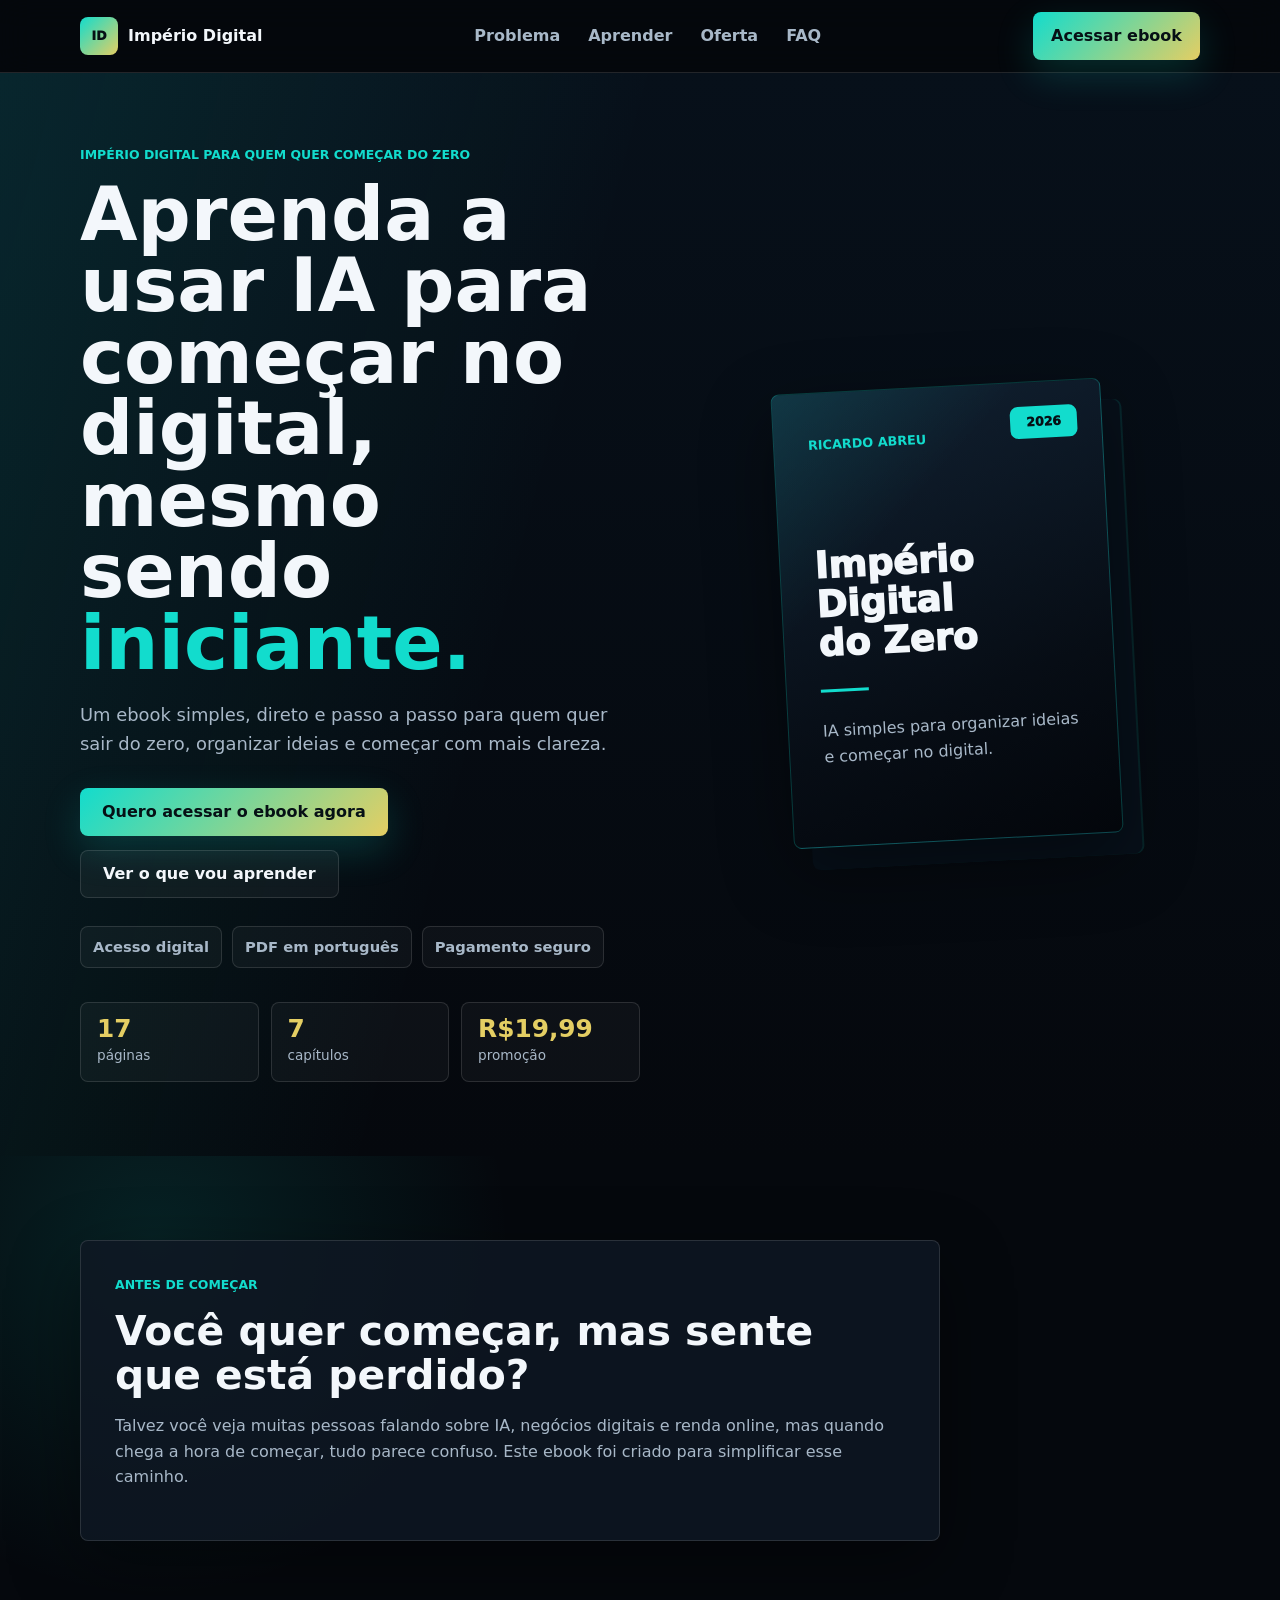
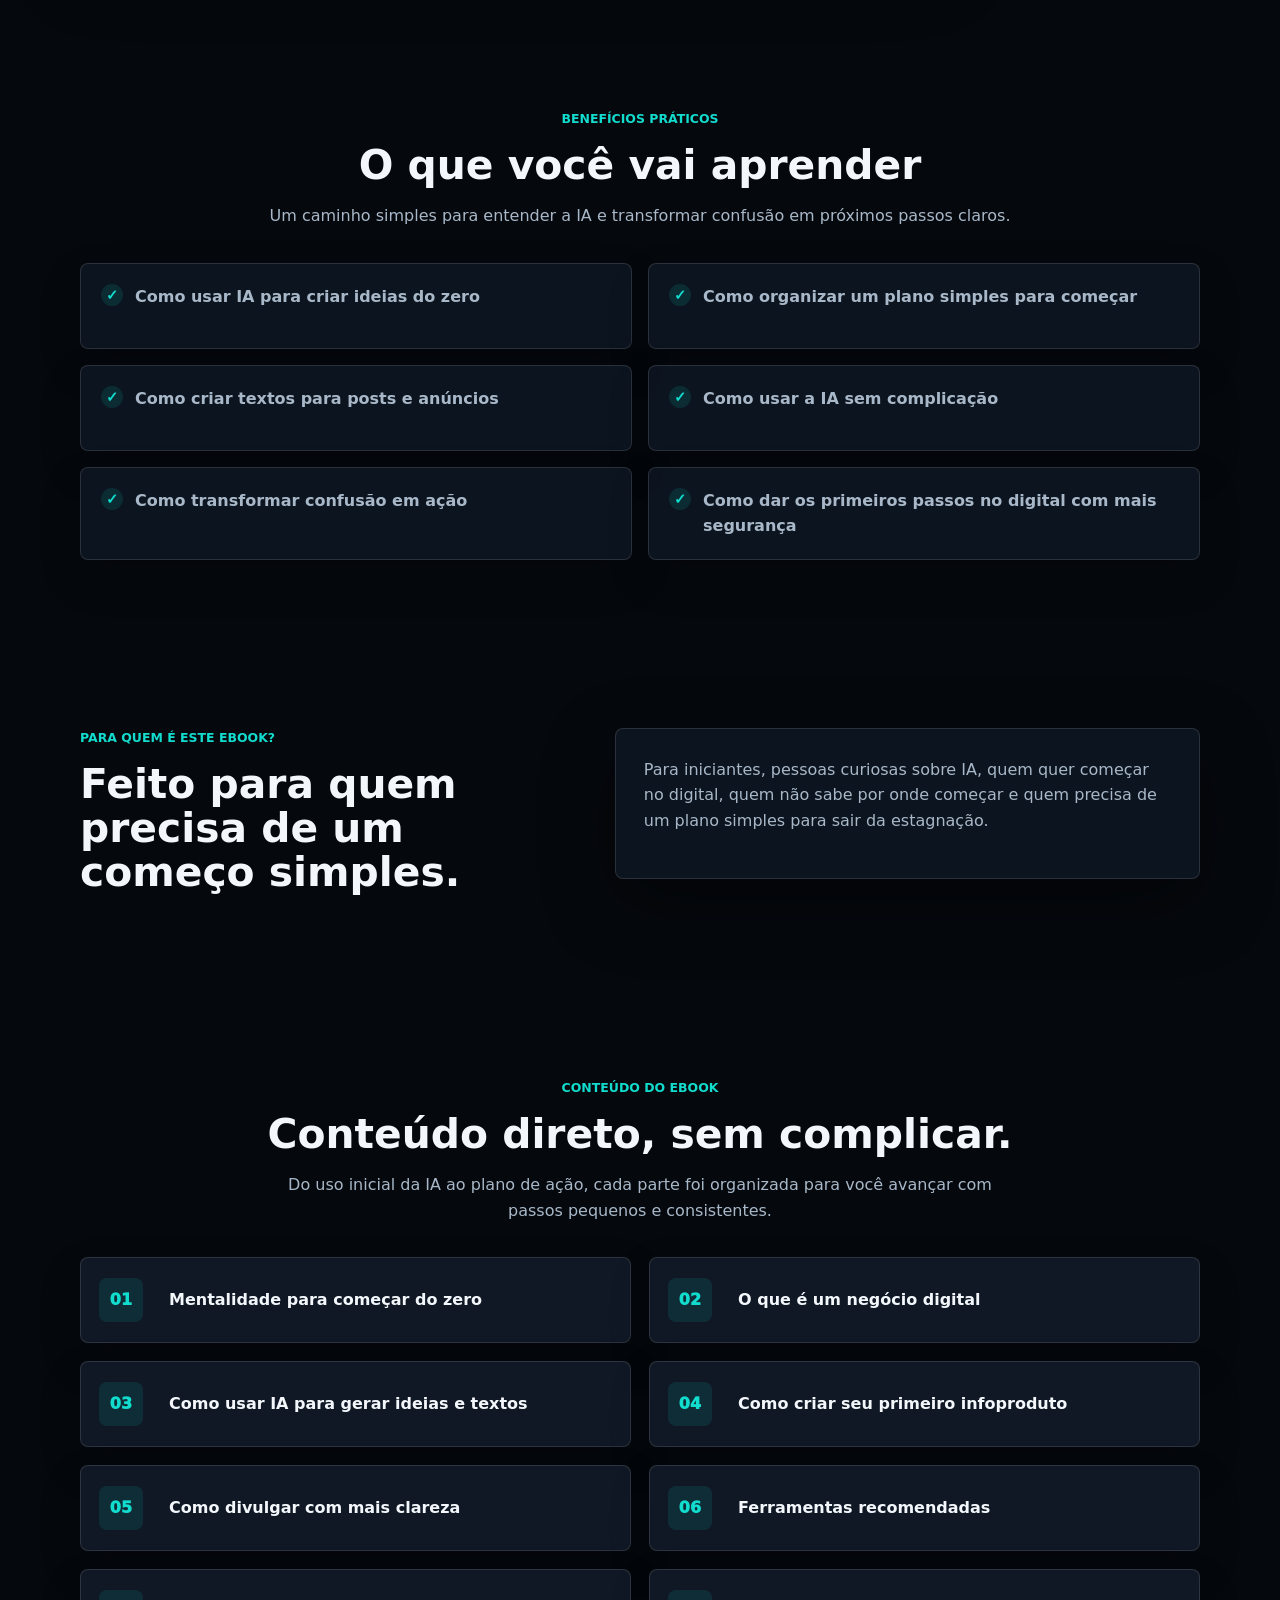
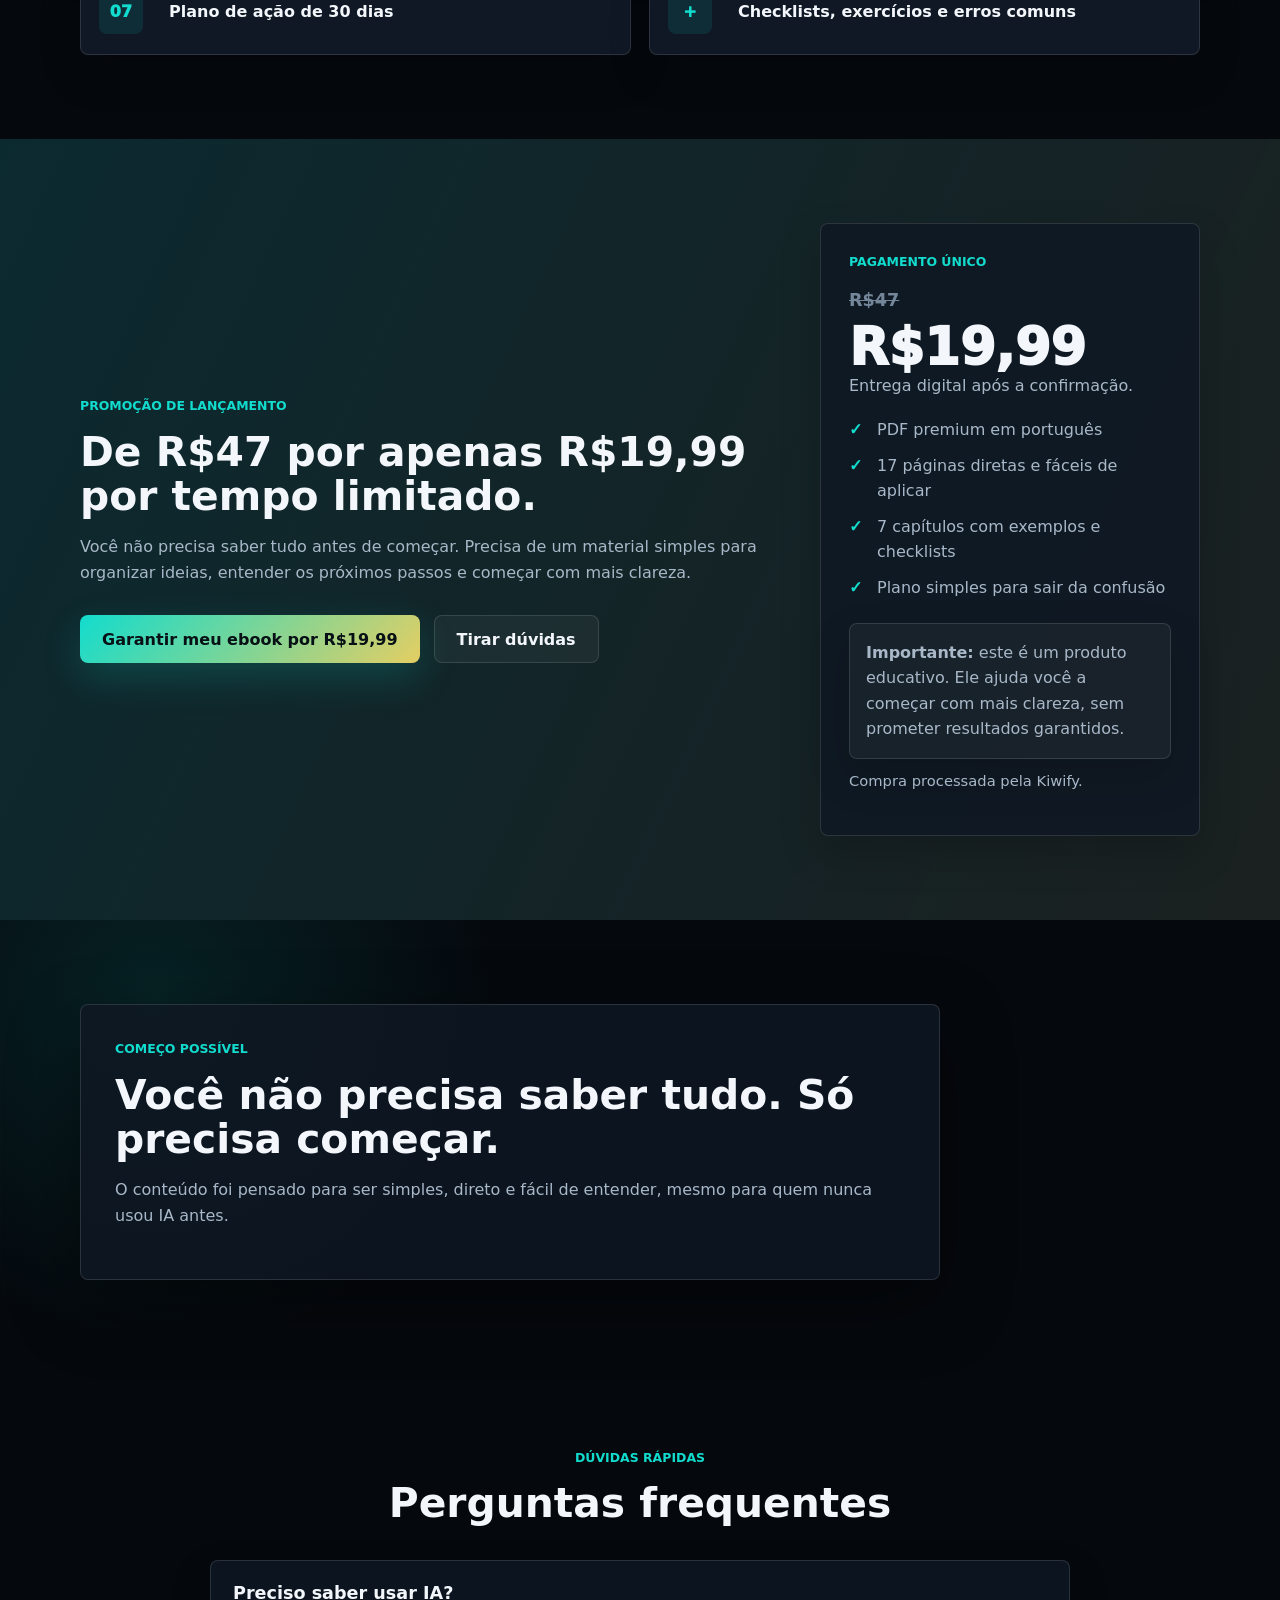
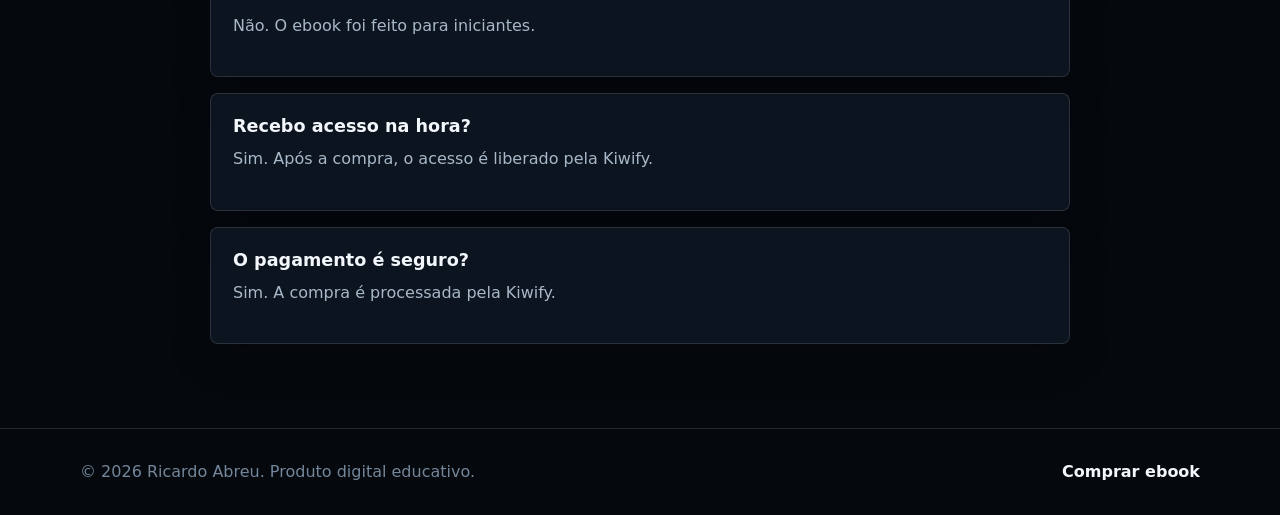
<file: index.html>
<!DOCTYPE html>
<html lang="pt-BR">
<head>
  <meta charset="UTF-8">
  <meta name="viewport" content="width=device-width, initial-scale=1.0">
  <meta name="description" content="Império Digital Para Quem Quer Começar do Zero, ebook em português para iniciantes que querem usar IA para organizar ideias e começar no digital com mais clareza.">
  <title>Império Digital Para Quem Quer Começar do Zero | Ebook</title>
  <style>
    :root {
      --bg: #05080d;
      --bg-soft: #0a111a;
      --panel: #0f1824;
      --panel-2: #121f2d;
      --text: #f3f7fb;
      --muted: #a8b8c8;
      --soft: #73869a;
      --cyan: #12dccd;
      --cyan-dark: #078b83;
      --gold: #e4ce63;
      --line: rgba(255, 255, 255, 0.12);
      --shadow: 0 24px 70px rgba(0, 0, 0, 0.42);
      --radius: 8px;
    }

    * {
      box-sizing: border-box;
    }

    html {
      scroll-behavior: smooth;
    }

    body {
      margin: 0;
      background: var(--bg);
      color: var(--text);
      font-family: Inter, ui-sans-serif, system-ui, -apple-system, BlinkMacSystemFont, "Segoe UI", Arial, sans-serif;
      line-height: 1.6;
      overflow-x: hidden;
    }

    a {
      color: inherit;
    }

    .wrap {
      width: min(1120px, calc(100% - 40px));
      margin: 0 auto;
    }

    .site-header {
      position: sticky;
      top: 0;
      z-index: 20;
      border-bottom: 1px solid var(--line);
      background: rgba(5, 8, 13, 0.92);
      backdrop-filter: blur(16px);
    }

    .nav {
      min-height: 72px;
      display: flex;
      align-items: center;
      justify-content: space-between;
      gap: 22px;
    }

    .brand {
      display: inline-flex;
      align-items: center;
      gap: 10px;
      color: var(--text);
      font-weight: 900;
      text-decoration: none;
    }

    .brand-mark {
      width: 38px;
      height: 38px;
      display: inline-grid;
      place-items: center;
      border-radius: var(--radius);
      background: linear-gradient(135deg, var(--cyan), var(--gold));
      color: #061015;
      font-size: 0.78rem;
      font-weight: 950;
    }

    .nav-links {
      display: flex;
      align-items: center;
      gap: 28px;
    }

    .nav-links a {
      color: var(--muted);
      font-weight: 750;
      text-decoration: none;
    }

    .nav-links a:hover {
      color: var(--text);
    }

    .nav-cta,
    .btn-primary,
    .btn-secondary {
      min-height: 48px;
      display: inline-flex;
      align-items: center;
      justify-content: center;
      border-radius: var(--radius);
      font-weight: 900;
      text-decoration: none;
    }

    .nav-cta,
    .btn-primary {
      background: linear-gradient(135deg, var(--cyan), var(--gold));
      color: #061015;
      box-shadow: 0 14px 38px rgba(18, 220, 205, 0.18);
    }

    .nav-cta {
      padding: 0 18px;
    }

    .hero {
      min-height: calc(100vh - 72px);
      display: grid;
      align-items: center;
      padding: 72px 0 74px;
      background:
        linear-gradient(105deg, rgba(18, 220, 205, 0.11), transparent 42%),
        linear-gradient(180deg, #07101a 0%, var(--bg) 100%);
      overflow: hidden;
    }

    .hero-grid {
      display: grid;
      grid-template-columns: minmax(0, 1.05fr) minmax(310px, 0.95fr);
      gap: 54px;
      align-items: center;
    }

    .eyebrow {
      margin: 0 0 14px;
      color: var(--cyan);
      font-size: 0.78rem;
      font-weight: 900;
      letter-spacing: 0;
      text-transform: uppercase;
    }

    h1,
    h2,
    h3,
    p {
      margin-top: 0;
    }

    h1 {
      margin-bottom: 22px;
      max-width: 720px;
      font-size: 4.65rem;
      line-height: 0.96;
      letter-spacing: 0;
      overflow-wrap: break-word;
    }

    h1 span,
    .accent {
      color: var(--cyan);
    }

    h2 {
      margin-bottom: 16px;
      font-size: 2.55rem;
      line-height: 1.08;
      letter-spacing: 0;
      overflow-wrap: break-word;
    }

    h3 {
      margin-bottom: 9px;
      font-size: 1.1rem;
      line-height: 1.25;
    }

    p {
      color: var(--muted);
      overflow-wrap: break-word;
    }

    .hero-copy {
      min-width: 0;
    }

    .hero-grid > *,
    .hero-media,
    .split > *,
    .offer-grid > *,
    .card,
    .chapter,
    .offer-box {
      min-width: 0;
    }

    .hero-subtitle {
      max-width: 650px;
      font-size: 1.12rem;
    }

    .hero-actions {
      display: flex;
      flex-wrap: wrap;
      gap: 14px;
      margin-top: 30px;
    }

    .btn-primary,
    .btn-secondary {
      padding: 0 22px;
    }

    .btn-secondary {
      border: 1px solid var(--line);
      background: rgba(255, 255, 255, 0.045);
      color: var(--text);
    }

    .hero-proof {
      display: flex;
      flex-wrap: wrap;
      gap: 10px;
      margin-top: 28px;
    }

    .hero-proof span {
      padding: 8px 12px;
      border: 1px solid var(--line);
      border-radius: var(--radius);
      background: rgba(255, 255, 255, 0.035);
      color: var(--muted);
      font-size: 0.92rem;
      font-weight: 750;
    }

    .hero-stats {
      display: grid;
      grid-template-columns: repeat(3, minmax(0, 1fr));
      gap: 12px;
      margin-top: 34px;
      max-width: 560px;
    }

    .stat {
      padding: 14px 16px;
      border: 1px solid var(--line);
      border-radius: var(--radius);
      background: rgba(255, 255, 255, 0.035);
    }

    .stat strong {
      display: block;
      color: var(--gold);
      font-size: 1.55rem;
      line-height: 1;
    }

    .stat span {
      color: var(--muted);
      font-size: 0.85rem;
    }

    .hero-media {
      display: flex;
      justify-content: center;
      min-width: 0;
    }

    .book-scene {
      position: relative;
      width: min(390px, 100%);
      min-height: 520px;
      display: grid;
      place-items: center;
    }

    .book {
      position: relative;
      width: min(330px, 82vw);
      min-height: 455px;
      padding: 42px 34px;
      border: 1px solid rgba(18, 220, 205, 0.24);
      border-radius: var(--radius);
      background:
        linear-gradient(135deg, rgba(18, 220, 205, 0.12), transparent 32%),
        linear-gradient(160deg, #112132 0%, #070d15 66%, #03060b 100%);
      box-shadow: var(--shadow), 18px 22px 0 #07101a, 20px 22px 0 rgba(18, 220, 205, 0.12);
      transform: rotate(-3deg);
    }

    .book::before {
      content: "2026";
      position: absolute;
      top: 24px;
      right: 24px;
      padding: 6px 16px;
      border-radius: var(--radius);
      background: var(--cyan);
      color: #061015;
      font-size: 0.78rem;
      font-weight: 950;
    }

    .book-author {
      color: var(--cyan);
      font-size: 0.8rem;
      font-weight: 900;
      text-transform: uppercase;
    }

    .book-title {
      margin-top: 92px;
      color: var(--text);
      font-size: 2.3rem;
      font-weight: 950;
      line-height: 1.05;
    }

    .book-line {
      width: 48px;
      height: 3px;
      margin: 26px 0;
      background: var(--cyan);
    }

    .book-sub {
      color: var(--muted);
      font-size: 1rem;
    }

    section {
      padding: 84px 0;
    }

    .section-head {
      max-width: 760px;
      margin-bottom: 34px;
    }

    .center {
      margin-left: auto;
      margin-right: auto;
      text-align: center;
    }

    .benefit-grid,
    .chapter-grid {
      display: grid;
      gap: 18px;
    }

    .benefit-grid {
      grid-template-columns: repeat(3, minmax(0, 1fr));
    }

    .card,
    .chapter,
    .offer-box,
    .bonus-box {
      border: 1px solid var(--line);
      border-radius: var(--radius);
      background: var(--panel);
      box-shadow: 0 18px 42px rgba(0, 0, 0, 0.18);
    }

    .card {
      min-height: 230px;
      padding: 24px;
    }

    .icon {
      width: 42px;
      height: 42px;
      display: grid;
      place-items: center;
      margin-bottom: 16px;
      border-radius: var(--radius);
      background: rgba(18, 220, 205, 0.12);
      color: var(--cyan);
      font-weight: 950;
    }

    .split {
      display: grid;
      grid-template-columns: 0.9fr 1.1fr;
      gap: 56px;
      align-items: start;
    }

    .check-list {
      display: grid;
      gap: 12px;
      margin: 24px 0 0;
      padding: 0;
      list-style: none;
    }

    .check-list li {
      position: relative;
      padding-left: 28px;
      color: var(--muted);
    }

    .check-list li::before {
      content: "✓";
      position: absolute;
      left: 0;
      top: 0;
      color: var(--cyan);
      font-weight: 950;
    }

    .chapter-grid {
      grid-template-columns: repeat(2, minmax(0, 1fr));
    }

    .chapter {
      display: grid;
      grid-template-columns: 54px 1fr;
      gap: 16px;
      align-items: center;
      min-height: 86px;
      padding: 18px;
    }

    .chapter-num {
      width: 44px;
      height: 44px;
      display: grid;
      place-items: center;
      border-radius: var(--radius);
      background: rgba(18, 220, 205, 0.11);
      color: var(--cyan);
      font-weight: 950;
    }

    .chapter h3 {
      margin: 0;
      font-size: 1rem;
    }

    .offer {
      background:
        linear-gradient(115deg, rgba(18, 220, 205, 0.12), rgba(228, 206, 99, 0.08)),
        var(--bg-soft);
    }

    .offer-grid {
      display: grid;
      grid-template-columns: 1fr 380px;
      gap: 42px;
      align-items: center;
    }

    .price {
      color: var(--text);
      font-size: 3.2rem;
      font-weight: 950;
      line-height: 1;
    }

    .offer-box {
      padding: 28px;
      background: rgba(15, 24, 36, 0.88);
    }

    .offer-box ul {
      display: grid;
      gap: 10px;
      margin: 18px 0 0;
      padding: 0;
      list-style: none;
    }

    .offer-box li {
      color: var(--muted);
    }

    .bonus-box {
      margin-top: 22px;
      padding: 16px;
      color: var(--muted);
      background: rgba(255, 255, 255, 0.04);
    }

    .problem,
    .trust {
      background:
        radial-gradient(circle at 12% 18%, rgba(18, 220, 205, 0.12), transparent 30%),
        var(--bg);
    }

    .problem-box,
    .trust-box,
    .audience-box {
      border: 1px solid var(--line);
      border-radius: var(--radius);
      background: rgba(15, 24, 36, 0.82);
      box-shadow: var(--shadow);
    }

    .problem-box,
    .trust-box {
      max-width: 860px;
      padding: 34px;
    }

    .audience-box {
      padding: 28px;
    }

    .learn-grid,
    .faq-grid {
      display: grid;
      gap: 16px;
    }

    .learn-grid {
      grid-template-columns: repeat(2, minmax(0, 1fr));
    }

    .learn-item,
    .faq-item {
      border: 1px solid var(--line);
      border-radius: var(--radius);
      background: rgba(15, 24, 36, 0.82);
      box-shadow: 0 18px 42px rgba(0, 0, 0, 0.18);
    }

    .learn-item {
      position: relative;
      min-height: 86px;
      padding: 20px 20px 20px 54px;
      color: var(--muted);
      font-weight: 720;
    }

    .learn-item::before {
      content: "✓";
      position: absolute;
      left: 20px;
      top: 20px;
      width: 22px;
      height: 22px;
      display: grid;
      place-items: center;
      border-radius: 999px;
      background: rgba(18, 220, 205, 0.12);
      color: var(--cyan);
      font-size: 0.9rem;
      font-weight: 950;
    }

    .old-price {
      display: inline-block;
      margin-bottom: 8px;
      color: var(--soft);
      font-size: 1.1rem;
      font-weight: 850;
      text-decoration: line-through;
    }

    .offer-note {
      margin-top: 10px;
      color: var(--muted);
      font-size: 0.92rem;
    }

    .faq-grid {
      max-width: 860px;
      margin: 0 auto;
    }

    .faq-item {
      padding: 22px;
    }

    .faq-item h3 {
      margin-bottom: 8px;
    }

    .footer {
      padding: 30px 0;
      border-top: 1px solid var(--line);
      color: var(--soft);
    }

    .footer .wrap {
      display: flex;
      justify-content: space-between;
      gap: 18px;
    }

    .footer a {
      color: var(--text);
      font-weight: 850;
      text-decoration: none;
    }

    @media (max-width: 920px) {
      .nav-links {
        display: none;
      }

      .hero-grid,
      .split,
      .offer-grid,
      .learn-grid {
        grid-template-columns: 1fr;
      }

      h1 {
        font-size: 3.1rem;
      }

      h2 {
        font-size: 2.1rem;
      }

      .book-scene {
        min-height: 420px;
      }
    }

    @media (max-width: 640px) {
      .wrap {
        width: calc(100vw - 32px);
        max-width: 358px;
        margin-left: 16px;
        margin-right: 16px;
      }

      .nav {
        min-height: 64px;
      }

      .brand span:last-child {
        display: none;
      }

      .nav-cta {
        min-height: 40px;
        padding: 0 13px;
        flex: 0 0 auto;
      }

      .hero {
        min-height: auto;
        padding: 46px 0 54px;
      }

      h1 {
        max-width: 100%;
        font-size: 2rem;
        line-height: 1.04;
      }

      h2 {
        font-size: 1.58rem;
      }

      .hero-actions,
      .hero-proof,
      .hero-stats {
        grid-template-columns: 1fr;
        display: grid;
        width: 100%;
        max-width: 358px;
      }

      .btn-primary,
      .btn-secondary {
        width: 100%;
        min-height: 52px;
        text-align: center;
      }

      .benefit-grid,
      .chapter-grid,
      .learn-grid {
        grid-template-columns: 1fr;
      }

      .problem-box,
      .trust-box,
      .audience-box,
      .faq-item {
        padding: 22px;
      }

      .book-scene {
        min-height: 360px;
        justify-content: center;
      }

      .book {
        width: min(270px, 82vw);
        min-height: 365px;
        padding: 34px 26px;
      }

      .book-title {
        margin-top: 70px;
        font-size: 1.8rem;
      }

      .chapter {
        grid-template-columns: 44px 1fr;
      }

      .footer .wrap {
        flex-direction: column;
      }
    }
  </style>
</head>
<body>
  <header class="site-header">
    <div class="wrap nav">
      <a class="brand" href="#topo" aria-label="Página inicial">
        <span class="brand-mark">ID</span>
        <span>Império Digital</span>
      </a>
      <nav class="nav-links" aria-label="Navegação principal">
        <a href="#problema">Problema</a>
        <a href="#beneficios">Aprender</a>
        <a href="#oferta">Oferta</a>
        <a href="#faq">FAQ</a>
      </nav>
      <a class="nav-cta" href="https://pay.kiwify.com.br/RQPyQaS">Acessar ebook</a>
    </div>
  </header>

  <main id="topo">
    <section class="hero">
      <div class="wrap hero-grid">
        <div class="hero-copy">
          <p class="eyebrow">Império Digital Para Quem Quer Começar do Zero</p>
          <h1>Aprenda a usar IA para começar no digital, mesmo sendo <span>iniciante.</span></h1>
          <p class="hero-subtitle">Um ebook simples, direto e passo a passo para quem quer sair do zero, organizar ideias e começar com mais clareza.</p>
          <div class="hero-actions">
            <a class="btn-primary" href="https://pay.kiwify.com.br/RQPyQaS">Quero acessar o ebook agora</a>
            <a class="btn-secondary" href="#beneficios">Ver o que vou aprender</a>
          </div>
          <div class="hero-proof" aria-label="Pontos principais">
            <span>Acesso digital</span>
            <span>PDF em português</span>
            <span>Pagamento seguro</span>
          </div>
          <div class="hero-stats" aria-label="Resumo do produto">
            <div class="stat"><strong>17</strong><span>páginas</span></div>
            <div class="stat"><strong>7</strong><span>capítulos</span></div>
            <div class="stat"><strong>R$19,99</strong><span>promoção</span></div>
          </div>
        </div>

        <div class="hero-media">
          <div class="book-scene" aria-label="Capa visual do ebook">
            <div class="book">
              <div class="book-author">Ricardo Abreu</div>
              <div class="book-title">Império<br>Digital<br>do Zero</div>
              <div class="book-line"></div>
              <div class="book-sub">IA simples para organizar ideias e começar no digital.</div>
            </div>
          </div>
        </div>
      </div>
    </section>

    <section id="problema" class="problem">
      <div class="wrap">
        <div class="problem-box">
          <p class="eyebrow">Antes de começar</p>
          <h2>Você quer começar, mas sente que está perdido?</h2>
          <p>Talvez você veja muitas pessoas falando sobre IA, negócios digitais e renda online, mas quando chega a hora de começar, tudo parece confuso. Este ebook foi criado para simplificar esse caminho.</p>
        </div>
      </div>
    </section>

    <section id="beneficios">
      <div class="wrap">
        <div class="section-head center">
          <p class="eyebrow">Benefícios práticos</p>
          <h2>O que você vai aprender</h2>
          <p>Um caminho simples para entender a IA e transformar confusão em próximos passos claros.</p>
        </div>
        <div class="learn-grid">
          <div class="learn-item">Como usar IA para criar ideias do zero</div>
          <div class="learn-item">Como organizar um plano simples para começar</div>
          <div class="learn-item">Como criar textos para posts e anúncios</div>
          <div class="learn-item">Como usar a IA sem complicação</div>
          <div class="learn-item">Como transformar confusão em ação</div>
          <div class="learn-item">Como dar os primeiros passos no digital com mais segurança</div>
        </div>
      </div>
    </section>

    <section>
      <div class="wrap split">
        <div>
          <p class="eyebrow">Para quem é este ebook?</p>
          <h2>Feito para quem precisa de um começo simples.</h2>
        </div>
        <div class="audience-box">
          <p>Para iniciantes, pessoas curiosas sobre IA, quem quer começar no digital, quem não sabe por onde começar e quem precisa de um plano simples para sair da estagnação.</p>
        </div>
      </div>
    </section>

    <section id="conteudo">
      <div class="wrap">
        <div class="section-head center">
          <p class="eyebrow">Conteúdo do ebook</p>
          <h2>Conteúdo direto, sem complicar.</h2>
          <p>Do uso inicial da IA ao plano de ação, cada parte foi organizada para você avançar com passos pequenos e consistentes.</p>
        </div>
        <div class="chapter-grid">
          <article class="chapter"><span class="chapter-num">01</span><h3>Mentalidade para começar do zero</h3></article>
          <article class="chapter"><span class="chapter-num">02</span><h3>O que é um negócio digital</h3></article>
          <article class="chapter"><span class="chapter-num">03</span><h3>Como usar IA para gerar ideias e textos</h3></article>
          <article class="chapter"><span class="chapter-num">04</span><h3>Como criar seu primeiro infoproduto</h3></article>
          <article class="chapter"><span class="chapter-num">05</span><h3>Como divulgar com mais clareza</h3></article>
          <article class="chapter"><span class="chapter-num">06</span><h3>Ferramentas recomendadas</h3></article>
          <article class="chapter"><span class="chapter-num">07</span><h3>Plano de ação de 30 dias</h3></article>
          <article class="chapter"><span class="chapter-num">+</span><h3>Checklists, exercícios e erros comuns</h3></article>
        </div>
      </div>
    </section>

    <section id="oferta" class="offer">
      <div class="wrap offer-grid">
        <div>
          <p class="eyebrow">Promoção de lançamento</p>
          <h2>De R$47 por apenas R$19,99 por tempo limitado.</h2>
          <p>Você não precisa saber tudo antes de começar. Precisa de um material simples para organizar ideias, entender os próximos passos e começar com mais clareza.</p>
          <div class="hero-actions">
            <a class="btn-primary" href="https://pay.kiwify.com.br/RQPyQaS">Garantir meu ebook por R$19,99</a>
            <a class="btn-secondary" href="#faq">Tirar dúvidas</a>
          </div>
        </div>
        <aside class="offer-box">
          <p class="eyebrow">Pagamento único</p>
          <span class="old-price">R$47</span>
          <div class="price">R$19,99</div>
          <p>Entrega digital após a confirmação.</p>
          <ul class="check-list">
            <li>PDF premium em português</li>
            <li>17 páginas diretas e fáceis de aplicar</li>
            <li>7 capítulos com exemplos e checklists</li>
            <li>Plano simples para sair da confusão</li>
          </ul>
          <div class="bonus-box">
            <strong>Importante:</strong> este é um produto educativo. Ele ajuda você a começar com mais clareza, sem prometer resultados garantidos.
          </div>
          <p class="offer-note">Compra processada pela Kiwify.</p>
        </aside>
      </div>
    </section>

    <section class="trust">
      <div class="wrap">
        <div class="trust-box">
          <p class="eyebrow">Começo possível</p>
          <h2>Você não precisa saber tudo. Só precisa começar.</h2>
          <p>O conteúdo foi pensado para ser simples, direto e fácil de entender, mesmo para quem nunca usou IA antes.</p>
        </div>
      </div>
    </section>

    <section id="faq">
      <div class="wrap">
        <div class="section-head center">
          <p class="eyebrow">Dúvidas rápidas</p>
          <h2>Perguntas frequentes</h2>
        </div>
        <div class="faq-grid">
          <article class="faq-item">
            <h3>Preciso saber usar IA?</h3>
            <p>Não. O ebook foi feito para iniciantes.</p>
          </article>
          <article class="faq-item">
            <h3>Recebo acesso na hora?</h3>
            <p>Sim. Após a compra, o acesso é liberado pela Kiwify.</p>
          </article>
          <article class="faq-item">
            <h3>O pagamento é seguro?</h3>
            <p>Sim. A compra é processada pela Kiwify.</p>
          </article>
        </div>
      </div>
    </section>
  </main>

  <footer class="footer">
    <div class="wrap">
      <span>© 2026 Ricardo Abreu. Produto digital educativo.</span>
      <a href="https://pay.kiwify.com.br/RQPyQaS">Comprar ebook</a>
    </div>
  </footer>
</body>
</html>
</file>
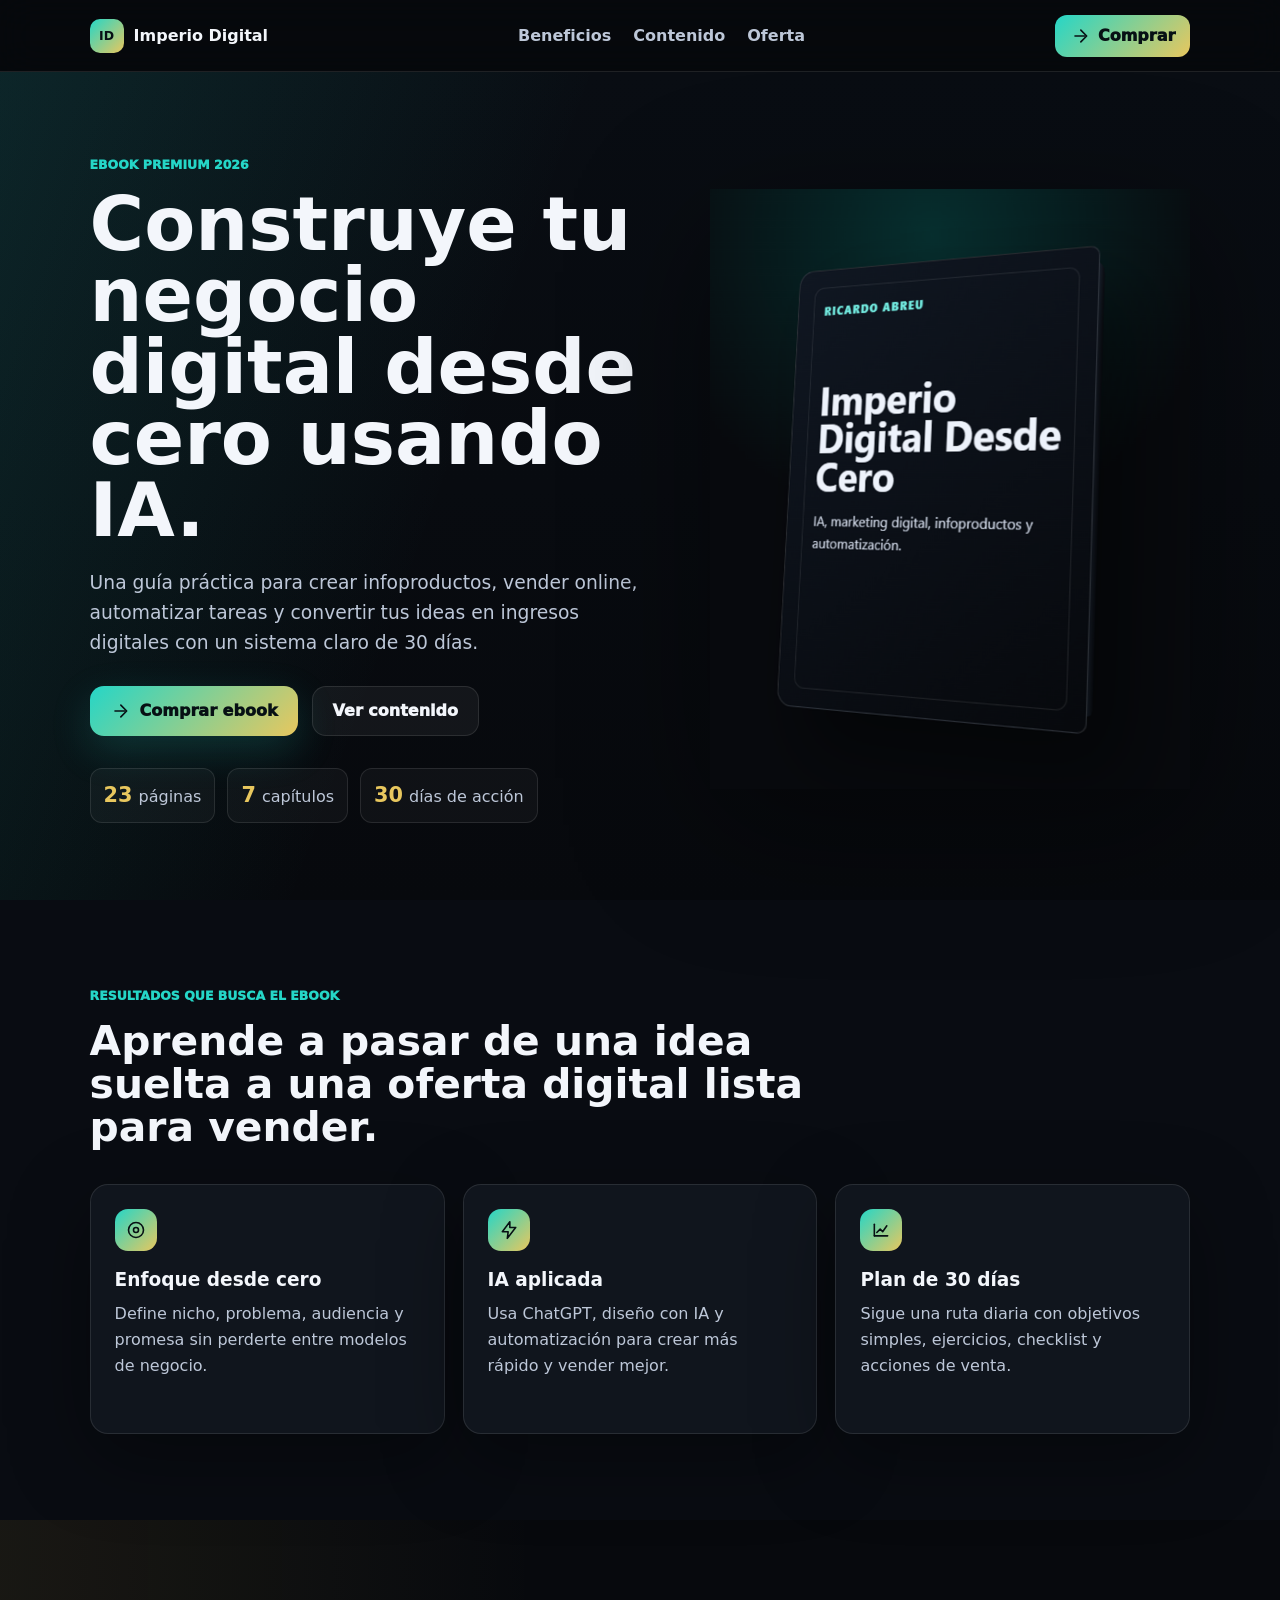
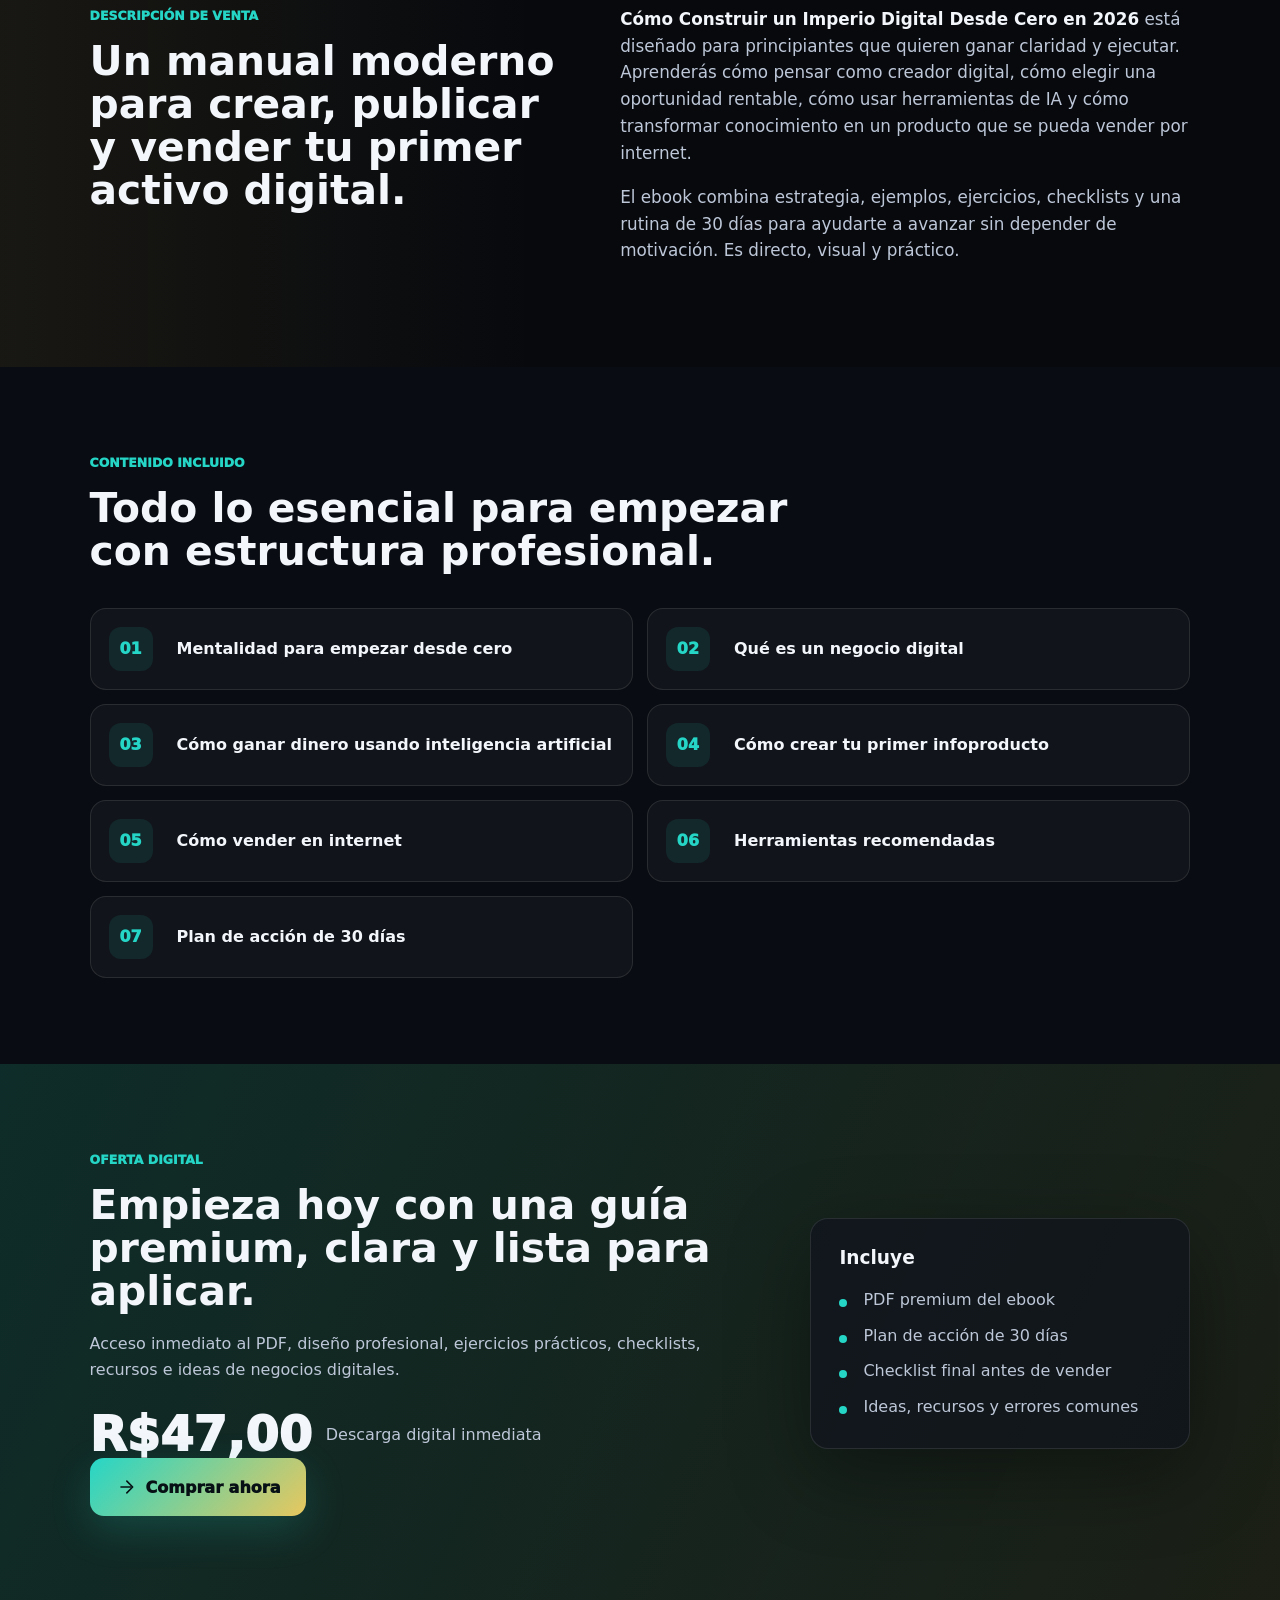
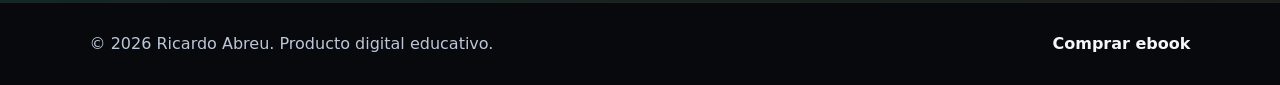
<file: ebook-sales-site/index.html>
﻿<!doctype html>
<html lang="es">
<head>
  <meta charset="utf-8">
  <meta name="viewport" content="width=device-width, initial-scale=1">
  <meta name="description" content="Ebook premium para aprender a construir un negocio digital desde cero usando inteligencia artificial, marketing digital, infoproductos y automatización.">
  <title>Cómo Construir un Imperio Digital Desde Cero en 2026</title>
  <link rel="stylesheet" href="assets/css/styles.css">
</head>
<body>
  <header class="site-header">
    <a class="brand" href="index.html" aria-label="Inicio">
      <span class="brand-mark" aria-hidden="true">ID</span>
      <span>Imperio Digital</span>
    </a>
    <nav class="top-nav" aria-label="Navegación principal">
      <a href="#beneficios">Beneficios</a>
      <a href="#contenido">Contenido</a>
      <a href="#oferta">Oferta</a>
    </nav>
    <a class="header-cta" href="checkout.html">
      <svg aria-hidden="true" viewBox="0 0 24 24"><path d="M6 12h12"/><path d="m13 5 7 7-7 7"/></svg>
      Comprar
    </a>
  </header>

  <main>
    <section class="hero-section">
      <div class="hero-copy">
        <p class="eyebrow">Ebook premium 2026</p>
        <h1>Construye tu negocio digital desde cero usando IA.</h1>
        <p class="hero-subtitle">Una guía práctica para crear infoproductos, vender online, automatizar tareas y convertir tus ideas en ingresos digitales con un sistema claro de 30 días.</p>
        <div class="hero-actions">
          <a class="btn btn-primary" href="checkout.html">
            <svg aria-hidden="true" viewBox="0 0 24 24"><path d="M6 12h12"/><path d="m13 5 7 7-7 7"/></svg>
            Comprar ebook
          </a>
          <a class="btn btn-secondary" href="#contenido">Ver contenido</a>
        </div>
        <div class="trust-row" aria-label="Resumen del producto">
          <span><strong>23</strong> páginas</span>
          <span><strong>7</strong> capítulos</span>
          <span><strong>30</strong> días de acción</span>
        </div>
      </div>

      <figure class="hero-media">
        <img src="assets/images/mockup-3d-ebook-crop.png" alt="Mockup 3D del ebook Cómo Construir un Imperio Digital Desde Cero">
      </figure>
    </section>

    <section class="section-band" id="beneficios">
      <div class="section-heading">
        <p class="eyebrow">Resultados que busca el ebook</p>
        <h2>Aprende a pasar de una idea suelta a una oferta digital lista para vender.</h2>
      </div>
      <div class="benefit-grid">
        <article class="benefit-card">
          <span class="icon-chip" aria-hidden="true">
            <svg viewBox="0 0 24 24"><circle cx="12" cy="12" r="9"/><circle cx="12" cy="12" r="3"/></svg>
          </span>
          <h3>Enfoque desde cero</h3>
          <p>Define nicho, problema, audiencia y promesa sin perderte entre modelos de negocio.</p>
        </article>
        <article class="benefit-card">
          <span class="icon-chip" aria-hidden="true">
            <svg viewBox="0 0 24 24"><path d="M13 2 4 14h7l-1 8 10-13h-7V2z"/></svg>
          </span>
          <h3>IA aplicada</h3>
          <p>Usa ChatGPT, diseño con IA y automatización para crear más rápido y vender mejor.</p>
        </article>
        <article class="benefit-card">
          <span class="icon-chip" aria-hidden="true">
            <svg viewBox="0 0 24 24"><path d="M4 19V5"/><path d="M4 19h16"/><path d="m7 15 4-4 3 3 5-7"/></svg>
          </span>
          <h3>Plan de 30 días</h3>
          <p>Sigue una ruta diaria con objetivos simples, ejercicios, checklist y acciones de venta.</p>
        </article>
      </div>
    </section>

    <section class="description-section">
      <div>
        <p class="eyebrow">Descripción de venta</p>
        <h2>Un manual moderno para crear, publicar y vender tu primer activo digital.</h2>
      </div>
      <div class="description-copy">
        <p><strong>Cómo Construir un Imperio Digital Desde Cero en 2026</strong> está diseñado para principiantes que quieren ganar claridad y ejecutar. Aprenderás cómo pensar como creador digital, cómo elegir una oportunidad rentable, cómo usar herramientas de IA y cómo transformar conocimiento en un producto que se pueda vender por internet.</p>
        <p>El ebook combina estrategia, ejemplos, ejercicios, checklists y una rutina de 30 días para ayudarte a avanzar sin depender de motivación. Es directo, visual y práctico.</p>
      </div>
    </section>

    <section class="section-band" id="contenido">
      <div class="section-heading">
        <p class="eyebrow">Contenido incluido</p>
        <h2>Todo lo esencial para empezar con estructura profesional.</h2>
      </div>
      <div class="chapter-list">
        <article><span>01</span><h3>Mentalidad para empezar desde cero</h3></article>
        <article><span>02</span><h3>Qué es un negocio digital</h3></article>
        <article><span>03</span><h3>Cómo ganar dinero usando inteligencia artificial</h3></article>
        <article><span>04</span><h3>Cómo crear tu primer infoproducto</h3></article>
        <article><span>05</span><h3>Cómo vender en internet</h3></article>
        <article><span>06</span><h3>Herramientas recomendadas</h3></article>
        <article><span>07</span><h3>Plan de acción de 30 días</h3></article>
      </div>
    </section>

    <section class="offer-section" id="oferta">
      <div class="offer-content">
        <p class="eyebrow">Oferta digital</p>
        <h2>Empieza hoy con una guía premium, clara y lista para aplicar.</h2>
        <p>Acceso inmediato al PDF, diseño profesional, ejercicios prácticos, checklists, recursos e ideas de negocios digitales.</p>
        <div class="price-row">
          <span class="price">R$47,00</span>
          <span class="price-note">Descarga digital inmediata</span>
        </div>
        <a class="btn btn-primary btn-large" href="checkout.html">
          <svg aria-hidden="true" viewBox="0 0 24 24"><path d="M6 12h12"/><path d="m13 5 7 7-7 7"/></svg>
          Comprar ahora
        </a>
      </div>
      <div class="mini-guarantee">
        <h3>Incluye</h3>
        <ul>
          <li>PDF premium del ebook</li>
          <li>Plan de acción de 30 días</li>
          <li>Checklist final antes de vender</li>
          <li>Ideas, recursos y errores comunes</li>
        </ul>
      </div>
    </section>
  </main>

  <footer class="site-footer">
    <p>© 2026 Ricardo Abreu. Producto digital educativo.</p>
    <a href="checkout.html">Comprar ebook</a>
  </footer>

  <script src="assets/js/main.js"></script>
</body>
</html>
</file>
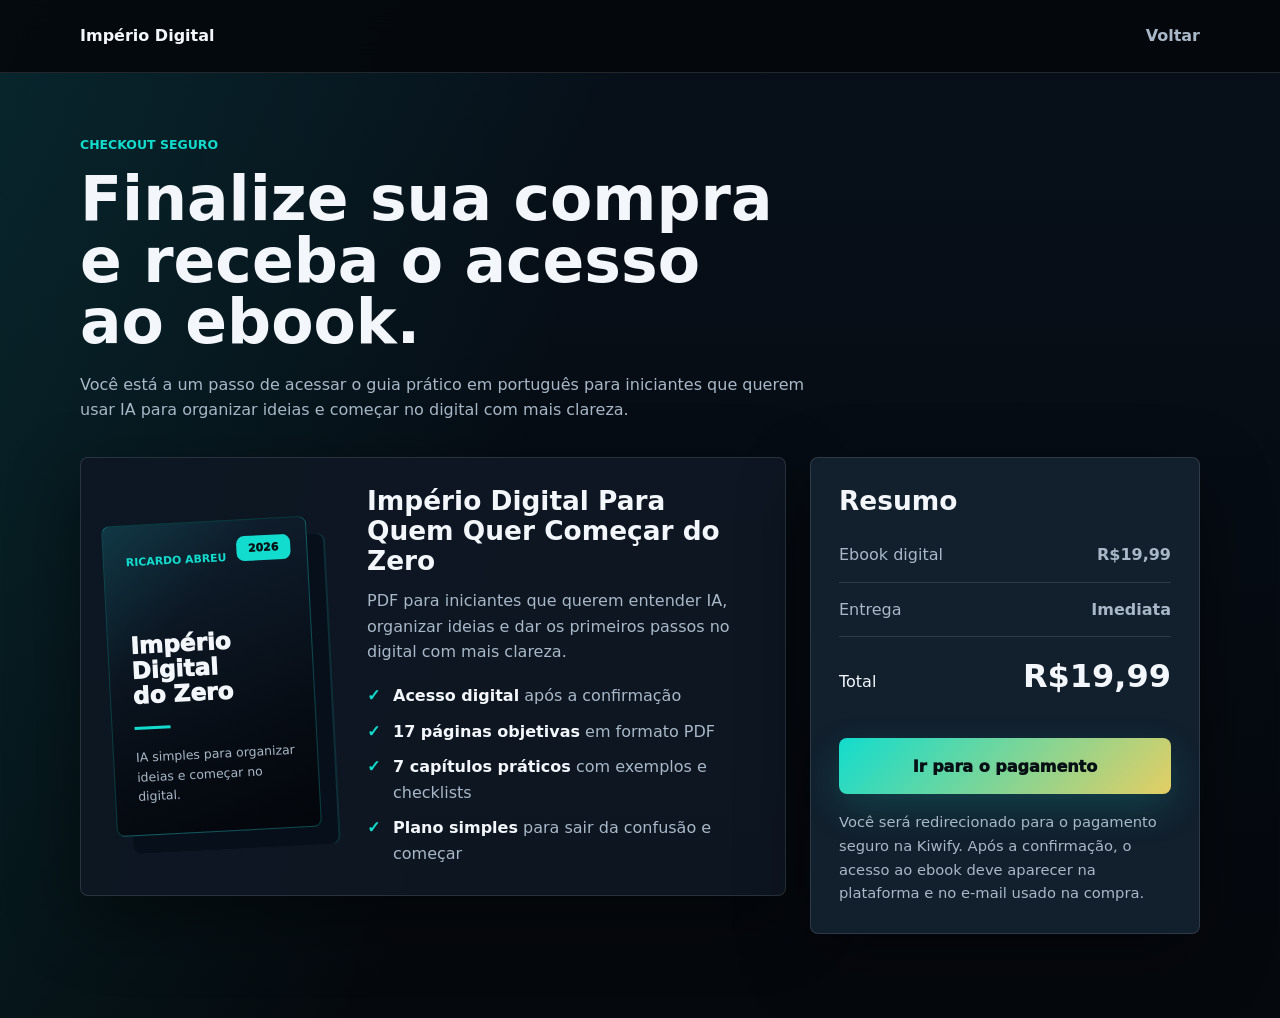
<file: checkout.html>
<!DOCTYPE html>
<html lang="pt-BR">
<head>
  <meta charset="UTF-8">
  <meta name="viewport" content="width=device-width, initial-scale=1.0">
  <meta name="description" content="Checkout do ebook Império Digital Para Quem Quer Começar do Zero.">
  <title>Checkout | Império Digital Para Quem Quer Começar do Zero</title>
  <style>
    :root {
      --bg: #05080d;
      --panel: #0f1824;
      --panel-2: #121f2d;
      --text: #f3f7fb;
      --muted: #a8b8c8;
      --cyan: #12dccd;
      --gold: #e4ce63;
      --line: rgba(255, 255, 255, 0.12);
      --radius: 8px;
      --shadow: 0 24px 70px rgba(0, 0, 0, 0.42);
    }

    * {
      box-sizing: border-box;
    }

    body {
      margin: 0;
      background:
        linear-gradient(105deg, rgba(18, 220, 205, 0.11), transparent 42%),
        linear-gradient(180deg, #07101a 0%, var(--bg) 100%);
      color: var(--text);
      font-family: Inter, ui-sans-serif, system-ui, -apple-system, BlinkMacSystemFont, "Segoe UI", Arial, sans-serif;
      line-height: 1.6;
      overflow-x: hidden;
    }

    a {
      color: inherit;
    }

    .wrap {
      width: min(1120px, calc(100% - 40px));
      margin: 0 auto;
    }

    .header {
      position: sticky;
      top: 0;
      z-index: 20;
      border-bottom: 1px solid var(--line);
      background: rgba(5, 8, 13, 0.92);
      backdrop-filter: blur(16px);
    }

    .nav {
      min-height: 72px;
      display: flex;
      align-items: center;
      justify-content: space-between;
      gap: 18px;
    }

    .brand,
    .back {
      font-weight: 900;
      text-decoration: none;
    }

    .brand {
      color: var(--text);
    }

    .back {
      color: var(--muted);
    }

    .page {
      min-height: calc(100vh - 72px);
      padding: 62px 0 84px;
    }

    .eyebrow {
      margin: 0 0 14px;
      color: var(--cyan);
      font-size: 0.78rem;
      font-weight: 900;
      letter-spacing: 0;
      text-transform: uppercase;
    }

    h1,
    h2,
    p {
      margin-top: 0;
    }

    h1 {
      max-width: 800px;
      margin-bottom: 18px;
      font-size: 3.85rem;
      line-height: 1;
      letter-spacing: 0;
      overflow-wrap: break-word;
    }

    h2 {
      margin-bottom: 12px;
      font-size: 1.65rem;
      line-height: 1.14;
      overflow-wrap: break-word;
    }

    p {
      color: var(--muted);
      overflow-wrap: break-word;
    }

    .intro {
      max-width: 760px;
      margin-bottom: 34px;
    }

    .intro,
    .layout > *,
    .product > *,
    .summary {
      min-width: 0;
    }

    .layout {
      display: grid;
      grid-template-columns: 1fr 390px;
      gap: 24px;
      align-items: start;
    }

    .product,
    .summary {
      border: 1px solid var(--line);
      border-radius: var(--radius);
      background: rgba(15, 24, 36, 0.9);
      box-shadow: var(--shadow);
    }

    .product {
      display: grid;
      grid-template-columns: 230px 1fr;
      gap: 28px;
      align-items: center;
      min-height: 330px;
      padding: 28px;
    }

    .book {
      position: relative;
      width: 205px;
      min-height: 285px;
      padding: 28px 22px;
      border: 1px solid rgba(18, 220, 205, 0.24);
      border-radius: var(--radius);
      background:
        linear-gradient(135deg, rgba(18, 220, 205, 0.12), transparent 32%),
        linear-gradient(160deg, #112132 0%, #070d15 66%, #03060b 100%);
      box-shadow: 16px 18px 0 #07101a, 18px 18px 0 rgba(18, 220, 205, 0.12);
      transform: rotate(-3deg);
    }

    .book::before {
      content: "2026";
      position: absolute;
      top: 16px;
      right: 16px;
      padding: 4px 12px;
      border-radius: var(--radius);
      background: var(--cyan);
      color: #061015;
      font-size: 0.68rem;
      font-weight: 950;
    }

    .book-author {
      color: var(--cyan);
      font-size: 0.68rem;
      font-weight: 900;
      text-transform: uppercase;
    }

    .book-title {
      margin-top: 62px;
      color: var(--text);
      font-size: 1.45rem;
      font-weight: 950;
      line-height: 1.08;
    }

    .book-line {
      width: 36px;
      height: 3px;
      margin: 18px 0;
      background: var(--cyan);
    }

    .book-sub {
      color: var(--muted);
      font-size: 0.78rem;
    }

    ul {
      display: grid;
      gap: 10px;
      margin: 18px 0 0;
      padding: 0;
      list-style: none;
    }

    li {
      position: relative;
      padding-left: 26px;
      color: var(--muted);
    }

    li::before {
      content: "✓";
      position: absolute;
      left: 0;
      color: var(--cyan);
      font-weight: 950;
    }

    li strong {
      color: var(--text);
    }

    .summary {
      padding: 28px;
      background: var(--panel-2);
    }

    .row,
    .total {
      display: flex;
      justify-content: space-between;
      gap: 16px;
      padding: 14px 0;
      border-bottom: 1px solid var(--line);
      color: var(--muted);
    }

    .total {
      align-items: baseline;
      margin-bottom: 22px;
      border-bottom: 0;
      color: var(--text);
    }

    .total strong {
      font-size: 2rem;
    }

    .pay-button {
      width: 100%;
      min-height: 56px;
      border: 0;
      border-radius: var(--radius);
      background: linear-gradient(135deg, var(--cyan), var(--gold));
      color: #061015;
      cursor: pointer;
      font: inherit;
      font-weight: 950;
      box-shadow: 0 14px 38px rgba(18, 220, 205, 0.18);
    }

    .note {
      margin: 16px 0 0;
      font-size: 0.92rem;
    }

    @media (max-width: 900px) {
      h1 {
        font-size: 2.75rem;
      }

      .layout,
      .product {
        grid-template-columns: 1fr;
      }

      .book {
        margin: 0 auto;
      }
    }

    @media (max-width: 640px) {
      .wrap {
        width: calc(100vw - 32px);
        max-width: 358px;
        margin-left: 16px;
        margin-right: 16px;
      }

      .nav {
        min-height: 64px;
      }

      .page {
        padding: 42px 0 64px;
      }

      h1 {
        max-width: 100%;
        font-size: 1.78rem;
      }

      .product,
      .summary {
        padding: 22px;
      }

      li {
        overflow-wrap: break-word;
      }
    }
  </style>
</head>
<body>
  <header class="header">
    <div class="wrap nav">
      <a class="brand" href="index.html">Império Digital</a>
      <a class="back" href="index.html">Voltar</a>
    </div>
  </header>

  <main class="page">
    <div class="wrap">
      <section class="intro">
        <p class="eyebrow">Checkout seguro</p>
        <h1>Finalize sua compra<br>e receba o acesso<br>ao ebook.</h1>
        <p>Você está a um passo de acessar o guia prático em português para iniciantes que querem usar IA para organizar ideias e começar no digital com mais clareza.</p>
      </section>

      <section class="layout" aria-label="Resumo da compra">
        <article class="product">
          <div class="book" aria-label="Capa visual do ebook">
            <div class="book-author">Ricardo Abreu</div>
            <div class="book-title">Império<br>Digital<br>do Zero</div>
            <div class="book-line"></div>
            <div class="book-sub">IA simples para organizar ideias e começar no digital.</div>
          </div>
          <div>
            <h2>Império Digital Para Quem Quer Começar do Zero</h2>
            <p>PDF para iniciantes que querem entender IA, organizar ideias e dar os primeiros passos no digital com mais clareza.</p>
            <ul>
              <li><strong>Acesso digital</strong> após a confirmação</li>
              <li><strong>17 páginas objetivas</strong> em formato PDF</li>
              <li><strong>7 capítulos práticos</strong> com exemplos e checklists</li>
              <li><strong>Plano simples</strong> para sair da confusão e começar</li>
            </ul>
          </div>
        </article>

        <aside class="summary">
          <h2>Resumo</h2>
          <div class="row"><span>Ebook digital</span><strong>R$19,99</strong></div>
          <div class="row"><span>Entrega</span><strong>Imediata</strong></div>
          <div class="total"><span>Total</span><strong>R$19,99</strong></div>
          <button class="pay-button" type="button" id="payButton">Ir para o pagamento</button>
          <p class="note">Você será redirecionado para o pagamento seguro na Kiwify. Após a confirmação, o acesso ao ebook deve aparecer na plataforma e no e-mail usado na compra.</p>
        </aside>
      </section>
    </div>
  </main>

  <script>
    const PAYMENT_LINK = "https://pay.kiwify.com.br/RQPyQaS";
    document.getElementById("payButton").addEventListener("click", () => {
      window.location.href = PAYMENT_LINK;
    });
  </script>
</body>
</html>
</file>
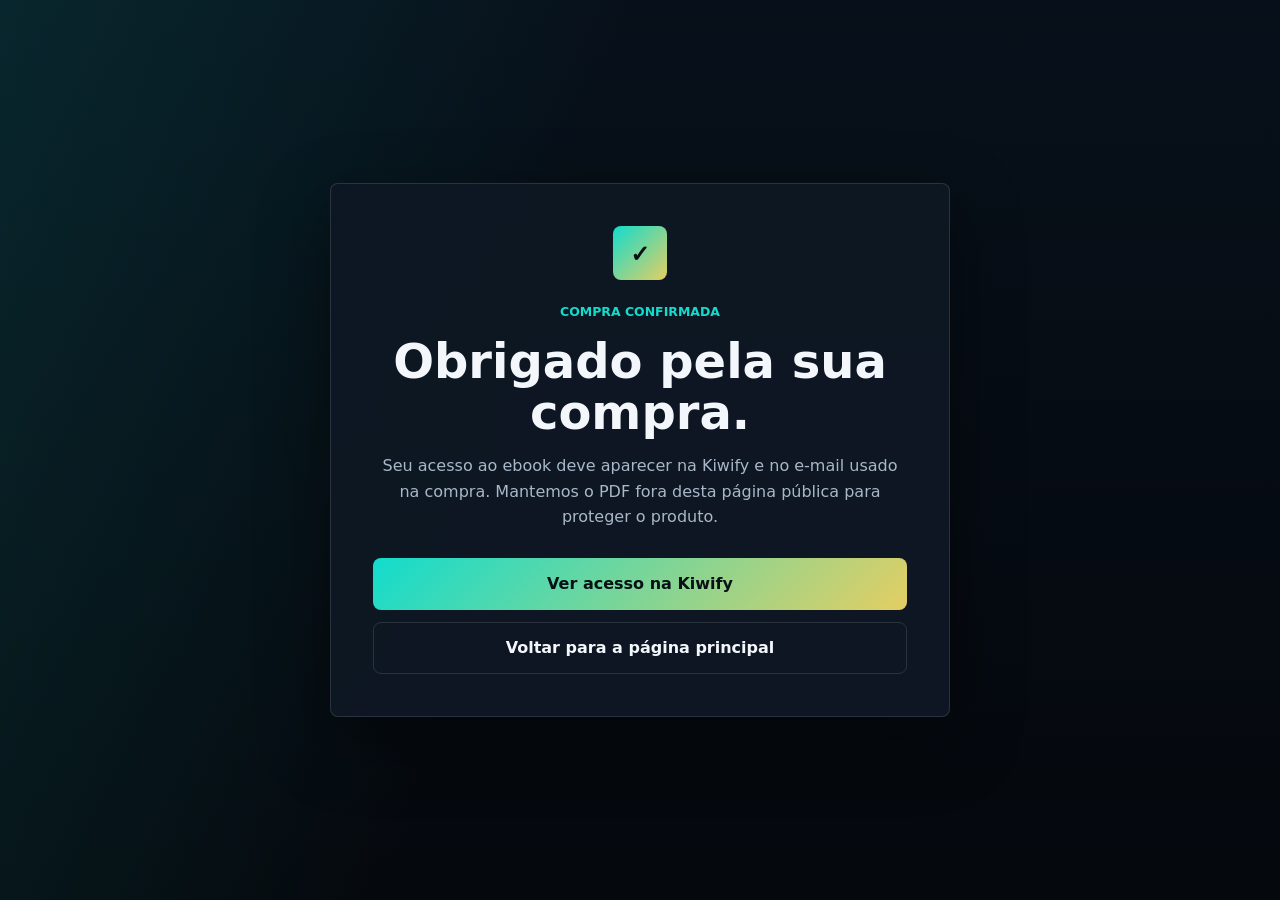
<file: gracias.html>
<!DOCTYPE html>
<html lang="pt-BR">
<head>
  <meta charset="UTF-8">
  <meta name="viewport" content="width=device-width, initial-scale=1.0">
  <meta name="description" content="Página de confirmação do ebook Império Digital Para Quem Quer Começar do Zero.">
  <title>Obrigado pela compra | Império Digital Para Quem Quer Começar do Zero</title>
  <style>
    :root {
      --bg: #05080d;
      --panel: #0f1824;
      --text: #f3f7fb;
      --muted: #a8b8c8;
      --cyan: #12dccd;
      --gold: #e4ce63;
      --line: rgba(255, 255, 255, 0.12);
      --radius: 8px;
      --shadow: 0 24px 70px rgba(0, 0, 0, 0.42);
    }

    * {
      box-sizing: border-box;
    }

    body {
      min-height: 100vh;
      display: grid;
      place-items: center;
      margin: 0;
      padding: 32px 18px;
      background:
        linear-gradient(105deg, rgba(18, 220, 205, 0.11), transparent 42%),
        linear-gradient(180deg, #07101a 0%, var(--bg) 100%);
      color: var(--text);
      font-family: Inter, ui-sans-serif, system-ui, -apple-system, BlinkMacSystemFont, "Segoe UI", Arial, sans-serif;
      line-height: 1.6;
      overflow-x: hidden;
    }

    .card {
      width: calc(100vw - 36px);
      max-width: 620px;
      padding: 42px;
      border: 1px solid var(--line);
      border-radius: var(--radius);
      background: rgba(15, 24, 36, 0.92);
      box-shadow: var(--shadow);
      text-align: center;
    }

    .icon {
      width: 54px;
      height: 54px;
      display: grid;
      place-items: center;
      margin: 0 auto 22px;
      border-radius: var(--radius);
      background: linear-gradient(135deg, var(--cyan), var(--gold));
      color: #061015;
      font-size: 1.45rem;
      font-weight: 950;
    }

    .eyebrow {
      margin: 0 0 14px;
      color: var(--cyan);
      font-size: 0.78rem;
      font-weight: 900;
      letter-spacing: 0;
      text-transform: uppercase;
    }

    h1 {
      margin: 0 0 16px;
      font-size: 3rem;
      line-height: 1.05;
      letter-spacing: 0;
      overflow-wrap: break-word;
    }

    p {
      margin: 0;
      color: var(--muted);
      overflow-wrap: break-word;
    }

    .actions {
      display: grid;
      gap: 12px;
      margin-top: 28px;
    }

    .button,
    .link {
      min-height: 52px;
      display: inline-flex;
      align-items: center;
      justify-content: center;
      border-radius: var(--radius);
      font-weight: 900;
      text-decoration: none;
    }

    .button {
      background: linear-gradient(135deg, var(--cyan), var(--gold));
      color: #061015;
    }

    .link {
      border: 1px solid var(--line);
      color: var(--text);
    }

    @media (max-width: 640px) {
      body {
        justify-items: start;
      }

      .card {
        width: calc(100vw - 36px);
        max-width: 354px;
        padding: 28px 20px;
      }

      h1 {
        font-size: 1.9rem;
      }
    }
  </style>
</head>
<body>
  <main class="card">
    <div class="icon">✓</div>
    <p class="eyebrow">Compra confirmada</p>
    <h1>Obrigado pela sua<br>compra.</h1>
    <p>Seu acesso ao ebook deve aparecer na Kiwify e no e-mail usado na compra. Mantemos o PDF fora desta página pública para proteger o produto.</p>
    <div class="actions">
      <a class="button" href="https://pay.kiwify.com.br/RQPyQaS">Ver acesso na Kiwify</a>
      <a class="link" href="index.html">Voltar para a página principal</a>
    </div>
  </main>
</body>
</html>
</file>
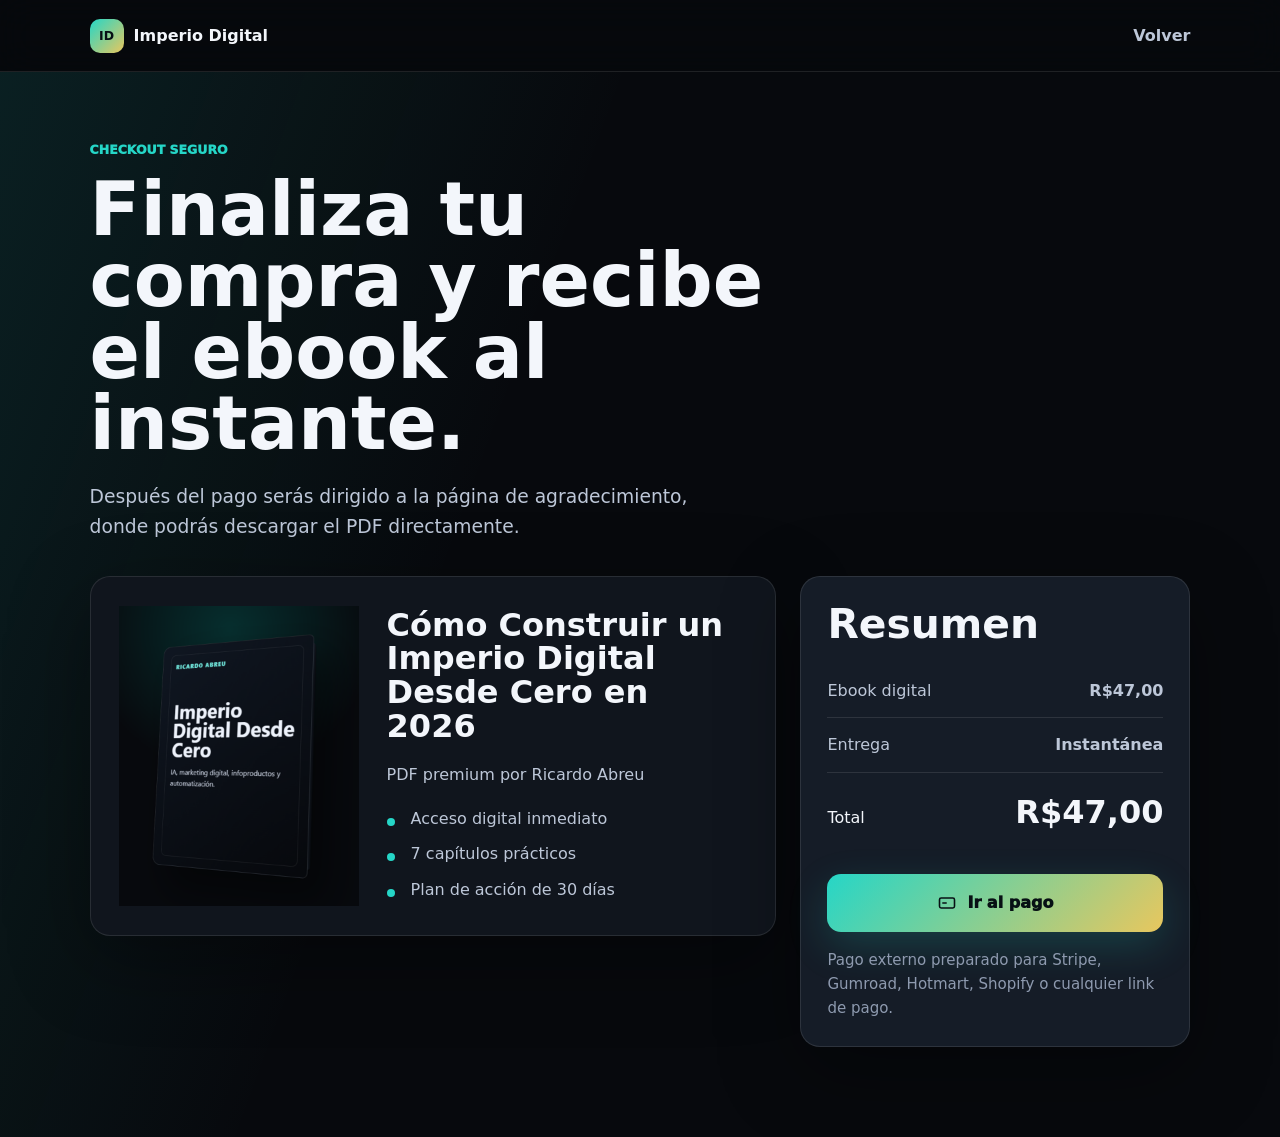
<file: ebook-sales-site/checkout.html>
﻿<!doctype html>
<html lang="es">
<head>
  <meta charset="utf-8">
  <meta name="viewport" content="width=device-width, initial-scale=1">
  <meta name="description" content="Checkout del ebook Cómo Construir un Imperio Digital Desde Cero en 2026.">
  <title>Checkout | Imperio Digital 2026</title>
  <link rel="stylesheet" href="assets/css/styles.css">
</head>
<body>
  <header class="site-header">
    <a class="brand" href="index.html" aria-label="Volver al inicio">
      <span class="brand-mark" aria-hidden="true">ID</span>
      <span>Imperio Digital</span>
    </a>
    <a class="header-link" href="index.html">Volver</a>
  </header>

  <main class="checkout-page">
    <section class="checkout-hero">
      <div>
        <p class="eyebrow">Checkout seguro</p>
        <h1>Finaliza tu compra y recibe el ebook al instante.</h1>
        <p class="hero-subtitle">Después del pago serás dirigido a la página de agradecimiento, donde podrás descargar el PDF directamente.</p>
      </div>
    </section>

    <section class="checkout-layout" aria-label="Resumen de compra">
      <div class="checkout-product">
        <img src="assets/images/mockup-3d-ebook-crop.png" alt="Mockup 3D del ebook">
        <div>
          <h2>Cómo Construir un Imperio Digital Desde Cero en 2026</h2>
          <p>PDF premium por Ricardo Abreu</p>
          <ul>
            <li>Acceso digital inmediato</li>
            <li>7 capítulos prácticos</li>
            <li>Plan de acción de 30 días</li>
          </ul>
        </div>
      </div>

      <aside class="checkout-summary">
        <h2>Resumen</h2>
        <div class="summary-line"><span>Ebook digital</span><strong>R$47,00</strong></div>
        <div class="summary-line"><span>Entrega</span><strong>Instantánea</strong></div>
        <div class="summary-total"><span>Total</span><strong>R$47,00</strong></div>
        <button class="btn btn-primary btn-large payment-button" type="button">
          <svg aria-hidden="true" viewBox="0 0 24 24"><rect x="3" y="6" width="18" height="12" rx="2"/><path d="M7 12h4"/></svg>
          Ir al pago
        </button>
        <p class="secure-note">Pago externo preparado para Stripe, Gumroad, Hotmart, Shopify o cualquier link de pago.</p>
      </aside>
    </section>
  </main>

  <script src="assets/js/main.js"></script>
</body>
</html>
</file>
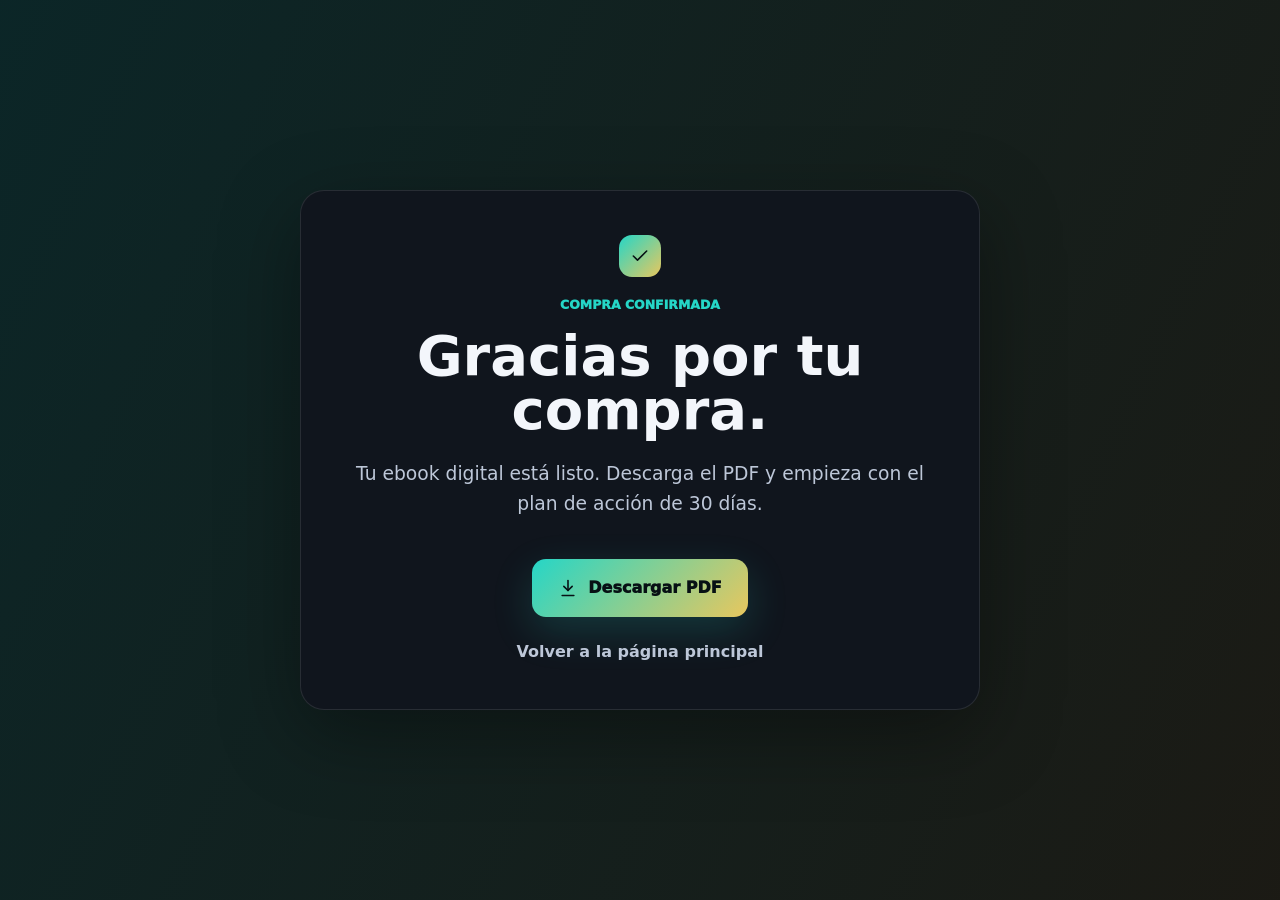
<file: ebook-sales-site/gracias.html>
<!doctype html>
<html lang="es">
<head>
  <meta charset="utf-8">
  <meta name="viewport" content="width=device-width, initial-scale=1">
  <meta name="description" content="Gracias por comprar el ebook Cómo Construir un Imperio Digital Desde Cero en 2026.">
  <title>Gracias por tu compra | Imperio Digital 2026</title>
  <link rel="stylesheet" href="assets/css/styles.css">
</head>
<body>
  <main class="thankyou-page">
    <section class="thankyou-card">
      <span class="success-icon" aria-hidden="true">
        <svg viewBox="0 0 24 24"><path d="M20 6 9 17l-5-5"/></svg>
      </span>
      <p class="eyebrow">Compra confirmada</p>
      <h1>Gracias por tu compra.</h1>
      <p class="hero-subtitle">Tu ebook digital está listo. Descarga el PDF y empieza con el plan de acción de 30 días.</p>
      <a class="btn btn-primary btn-large download-button" href="assets/pdf/Como-Construir-un-Imperio-Digital-Desde-Cero-en-2026-Ricardo-Abreu.pdf" download>
        <svg aria-hidden="true" viewBox="0 0 24 24"><path d="M12 3v12"/><path d="m7 10 5 5 5-5"/><path d="M5 21h14"/></svg>
        Descargar PDF
      </a>
      <a class="text-link" href="index.html">Volver a la página principal</a>
    </section>
  </main>

  <script src="assets/js/main.js"></script>
</body>
</html>
</file>
<file: ebook-sales-site/assets/css/styles.css>
:root {
  --bg: #07090d;
  --panel: #10151d;
  --panel-strong: #151c27;
  --text: #f3f6fb;
  --muted: #bdc7d8;
  --soft: #8e9aaf;
  --teal: #25d6c7;
  --gold: #e8c75e;
  --line: rgba(255, 255, 255, 0.1);
  --shadow: 0 24px 80px rgba(0, 0, 0, 0.36);
}

* {
  box-sizing: border-box;
}

html {
  scroll-behavior: smooth;
}

body {
  margin: 0;
  background: var(--bg);
  color: var(--text);
  font-family: Inter, ui-sans-serif, system-ui, -apple-system, BlinkMacSystemFont, "Segoe UI", Arial, sans-serif;
  line-height: 1.6;
}

img {
  display: block;
  max-width: 100%;
}

a {
  color: inherit;
}

svg {
  width: 20px;
  height: 20px;
  stroke: currentColor;
  fill: none;
  stroke-width: 1.9;
  stroke-linecap: round;
  stroke-linejoin: round;
}

.site-header {
  position: sticky;
  top: 0;
  z-index: 20;
  display: flex;
  align-items: center;
  justify-content: space-between;
  gap: 20px;
  min-height: 72px;
  padding: 0 7%;
  background: rgba(7, 9, 13, 0.84);
  border-bottom: 1px solid var(--line);
  backdrop-filter: blur(18px);
}

.brand,
.top-nav,
.header-cta,
.header-link {
  display: inline-flex;
  align-items: center;
}

.brand {
  gap: 10px;
  text-decoration: none;
  font-weight: 900;
}

.brand-mark {
  display: inline-flex;
  align-items: center;
  justify-content: center;
  width: 34px;
  height: 34px;
  border-radius: 10px;
  background: linear-gradient(135deg, var(--teal), var(--gold));
  color: #071014;
  font-size: 0.78rem;
}

.top-nav {
  gap: 22px;
}

.top-nav a,
.header-link,
.text-link {
  color: var(--muted);
  text-decoration: none;
  font-weight: 750;
}

.top-nav a:hover,
.header-link:hover,
.text-link:hover {
  color: var(--text);
}

.header-cta {
  gap: 8px;
  min-height: 42px;
  padding: 0 15px;
  border-radius: 12px;
  color: #071014;
  background: linear-gradient(135deg, var(--teal), var(--gold));
  text-decoration: none;
  font-weight: 950;
}

.hero-section {
  display: grid;
  grid-template-columns: 1.08fr 0.92fr;
  align-items: center;
  gap: 56px;
  min-height: calc(100vh - 72px);
  padding: 82px 7% 76px;
  background:
    linear-gradient(110deg, rgba(37, 214, 199, 0.12), transparent 38%),
    linear-gradient(180deg, #090d13, #07090d);
}

.hero-copy,
.offer-content,
.checkout-hero {
  max-width: 740px;
}

.eyebrow {
  margin: 0 0 14px;
  color: var(--teal);
  font-size: 0.78rem;
  font-weight: 950;
  letter-spacing: 0;
  text-transform: uppercase;
}

h1,
h2,
h3,
p {
  margin-top: 0;
}

h1 {
  margin-bottom: 22px;
  font-size: 4.65rem;
  line-height: 0.96;
  letter-spacing: 0;
}

h2 {
  margin-bottom: 18px;
  font-size: 2.55rem;
  line-height: 1.06;
  letter-spacing: 0;
}

h3 {
  margin-bottom: 10px;
  font-size: 1.16rem;
  line-height: 1.22;
  letter-spacing: 0;
}

p {
  color: var(--muted);
}

.hero-subtitle {
  max-width: 650px;
  font-size: 1.17rem;
}

.hero-actions,
.price-row {
  display: flex;
  align-items: center;
  flex-wrap: wrap;
  gap: 14px;
  margin-top: 28px;
}

.btn {
  display: inline-flex;
  align-items: center;
  justify-content: center;
  gap: 10px;
  min-height: 50px;
  padding: 0 20px;
  border: 0;
  border-radius: 14px;
  cursor: pointer;
  font: inherit;
  font-weight: 950;
  text-decoration: none;
}

.btn-primary {
  color: #071014;
  background: linear-gradient(135deg, var(--teal), var(--gold));
  box-shadow: 0 14px 40px rgba(37, 214, 199, 0.18);
}

.btn-secondary {
  color: var(--text);
  background: rgba(255, 255, 255, 0.05);
  border: 1px solid var(--line);
}

.btn-large {
  min-height: 58px;
  padding: 0 26px;
}

.trust-row {
  display: flex;
  flex-wrap: wrap;
  gap: 12px;
  margin-top: 32px;
}

.trust-row span {
  display: inline-flex;
  align-items: baseline;
  gap: 6px;
  padding: 10px 13px;
  border: 1px solid var(--line);
  border-radius: 12px;
  color: var(--muted);
  background: rgba(255, 255, 255, 0.035);
}

.trust-row strong {
  color: var(--gold);
  font-size: 1.3rem;
}

.hero-media {
  margin: 0;
  min-height: 480px;
  display: flex;
  align-items: center;
  justify-content: center;
}

.hero-media img {
  width: min(100%, 560px);
  filter: drop-shadow(0 36px 70px rgba(0, 0, 0, 0.42));
}

.section-band,
.description-section,
.offer-section {
  padding: 86px 7%;
}

.section-band {
  background: #090c12;
}

.section-heading {
  max-width: 760px;
  margin-bottom: 34px;
}

.benefit-grid {
  display: grid;
  grid-template-columns: repeat(3, 1fr);
  gap: 18px;
}

.benefit-card,
.mini-guarantee,
.checkout-product,
.checkout-summary,
.thankyou-card {
  border: 1px solid var(--line);
  background: var(--panel);
  box-shadow: var(--shadow);
}

.benefit-card {
  min-height: 250px;
  padding: 24px;
  border-radius: 18px;
}

.icon-chip,
.success-icon {
  display: inline-flex;
  align-items: center;
  justify-content: center;
  width: 42px;
  height: 42px;
  margin-bottom: 18px;
  border-radius: 13px;
  color: #071014;
  background: linear-gradient(135deg, var(--teal), var(--gold));
}

.description-section {
  display: grid;
  grid-template-columns: 0.9fr 1.1fr;
  gap: 64px;
  align-items: start;
  background:
    linear-gradient(90deg, rgba(232, 199, 94, 0.08), transparent 42%),
    #07090d;
}

.description-copy {
  max-width: 720px;
}

.description-copy p {
  font-size: 1.05rem;
}

.description-copy strong {
  color: var(--text);
}

.chapter-list {
  display: grid;
  grid-template-columns: repeat(2, 1fr);
  gap: 14px;
}

.chapter-list article {
  display: grid;
  grid-template-columns: 52px 1fr;
  align-items: center;
  gap: 16px;
  min-height: 82px;
  padding: 18px;
  border: 1px solid var(--line);
  border-radius: 16px;
  background: rgba(255, 255, 255, 0.035);
}

.chapter-list span {
  display: inline-flex;
  align-items: center;
  justify-content: center;
  width: 44px;
  height: 44px;
  border-radius: 12px;
  color: var(--teal);
  background: rgba(37, 214, 199, 0.1);
  font-weight: 950;
}

.chapter-list h3 {
  margin: 0;
  font-size: 1rem;
}

.offer-section {
  display: grid;
  grid-template-columns: 1fr 380px;
  gap: 46px;
  align-items: center;
  background:
    linear-gradient(115deg, rgba(37, 214, 199, 0.14), rgba(232, 199, 94, 0.08)),
    #0a100f;
}

.price {
  color: var(--text);
  font-size: 3rem;
  font-weight: 950;
  line-height: 1;
}

.price-note {
  color: var(--muted);
}

.mini-guarantee {
  padding: 28px;
  border-radius: 18px;
  background: rgba(16, 21, 29, 0.82);
}

.mini-guarantee ul,
.checkout-product ul {
  display: grid;
  gap: 10px;
  margin: 18px 0 0;
  padding: 0;
  list-style: none;
}

.mini-guarantee li,
.checkout-product li {
  position: relative;
  padding-left: 24px;
  color: var(--muted);
}

.mini-guarantee li::before,
.checkout-product li::before {
  content: "";
  position: absolute;
  left: 0;
  top: 0.75em;
  width: 8px;
  height: 8px;
  border-radius: 50%;
  background: var(--teal);
}

.site-footer {
  display: flex;
  justify-content: space-between;
  gap: 20px;
  padding: 28px 7%;
  color: var(--soft);
  border-top: 1px solid var(--line);
}

.site-footer p {
  margin: 0;
}

.site-footer a {
  color: var(--text);
  font-weight: 850;
  text-decoration: none;
}

.checkout-page {
  min-height: calc(100vh - 72px);
  padding: 68px 7% 90px;
  background:
    linear-gradient(110deg, rgba(37, 214, 199, 0.11), transparent 38%),
    #07090d;
}

.checkout-hero {
  margin-bottom: 34px;
}

.checkout-layout {
  display: grid;
  grid-template-columns: 1fr 390px;
  gap: 24px;
  align-items: start;
}

.checkout-product {
  display: grid;
  grid-template-columns: 240px 1fr;
  gap: 28px;
  align-items: center;
  min-height: 360px;
  padding: 28px;
  border-radius: 20px;
}

.checkout-product img {
  width: 240px;
}

.checkout-product h2 {
  font-size: 2rem;
}

.checkout-summary {
  padding: 26px;
  border-radius: 20px;
  background: var(--panel-strong);
}

.summary-line,
.summary-total {
  display: flex;
  justify-content: space-between;
  gap: 20px;
  padding: 14px 0;
  border-bottom: 1px solid var(--line);
  color: var(--muted);
}

.summary-total {
  align-items: baseline;
  margin-bottom: 22px;
  color: var(--text);
  border-bottom: 0;
}

.summary-total strong {
  font-size: 2rem;
}

.payment-button {
  width: 100%;
}

.secure-note {
  margin: 16px 0 0;
  color: var(--soft);
  font-size: 0.94rem;
}

.thankyou-page {
  min-height: 100vh;
  display: grid;
  place-items: center;
  padding: 36px 7%;
  background:
    linear-gradient(115deg, rgba(37, 214, 199, 0.14), rgba(232, 199, 94, 0.09)),
    #07090d;
}

.thankyou-card {
  width: min(100%, 680px);
  padding: 44px;
  border-radius: 24px;
  text-align: center;
}

.thankyou-card h1 {
  font-size: 3.5rem;
}

.thankyou-card .hero-subtitle {
  margin-left: auto;
  margin-right: auto;
}

.download-button {
  margin-top: 22px;
}

.text-link {
  display: block;
  margin-top: 22px;
}

@media (max-width: 980px) {
  .site-header {
    padding: 0 5%;
  }

  .top-nav {
    display: none;
  }

  .hero-section,
  .description-section,
  .offer-section,
  .checkout-layout {
    grid-template-columns: 1fr;
  }

  .hero-section {
    min-height: auto;
    gap: 24px;
    padding: 58px 5% 64px;
  }

  h1 {
    font-size: 3.3rem;
  }

  h2 {
    font-size: 2.15rem;
  }

  .hero-media {
    min-height: 330px;
  }

  .section-band,
  .description-section,
  .offer-section,
  .checkout-page {
    padding-left: 5%;
    padding-right: 5%;
  }

  .benefit-grid,
  .chapter-list {
    grid-template-columns: 1fr;
  }

  .checkout-product {
    grid-template-columns: 190px 1fr;
  }

  .checkout-product img {
    width: 190px;
  }
}

@media (max-width: 640px) {
  .site-header {
    min-height: 64px;
  }

  .brand span:last-child {
    display: none;
  }

  .header-cta {
    min-height: 40px;
    padding: 0 12px;
  }

  .hero-section {
    padding-top: 38px;
  }

  h1 {
    font-size: 2.75rem;
  }

  h2 {
    font-size: 1.9rem;
  }

  .hero-subtitle {
    font-size: 1rem;
  }

  .hero-actions,
  .price-row {
    align-items: stretch;
    flex-direction: column;
  }

  .btn {
    width: 100%;
  }

  .trust-row {
    display: grid;
    grid-template-columns: 1fr;
  }

  .hero-media {
    min-height: 260px;
  }

  .benefit-card {
    min-height: 0;
  }

  .chapter-list article {
    grid-template-columns: 44px 1fr;
    padding: 14px;
  }

  .offer-section {
    gap: 24px;
  }

  .site-footer {
    flex-direction: column;
  }

  .checkout-product {
    grid-template-columns: 1fr;
    text-align: center;
  }

  .checkout-product img {
    width: 220px;
    margin: 0 auto;
  }

  .checkout-product ul {
    text-align: left;
  }

  .thankyou-card {
    padding: 30px 20px;
  }

  .thankyou-card h1 {
    font-size: 2.45rem;
  }
}
</file>
